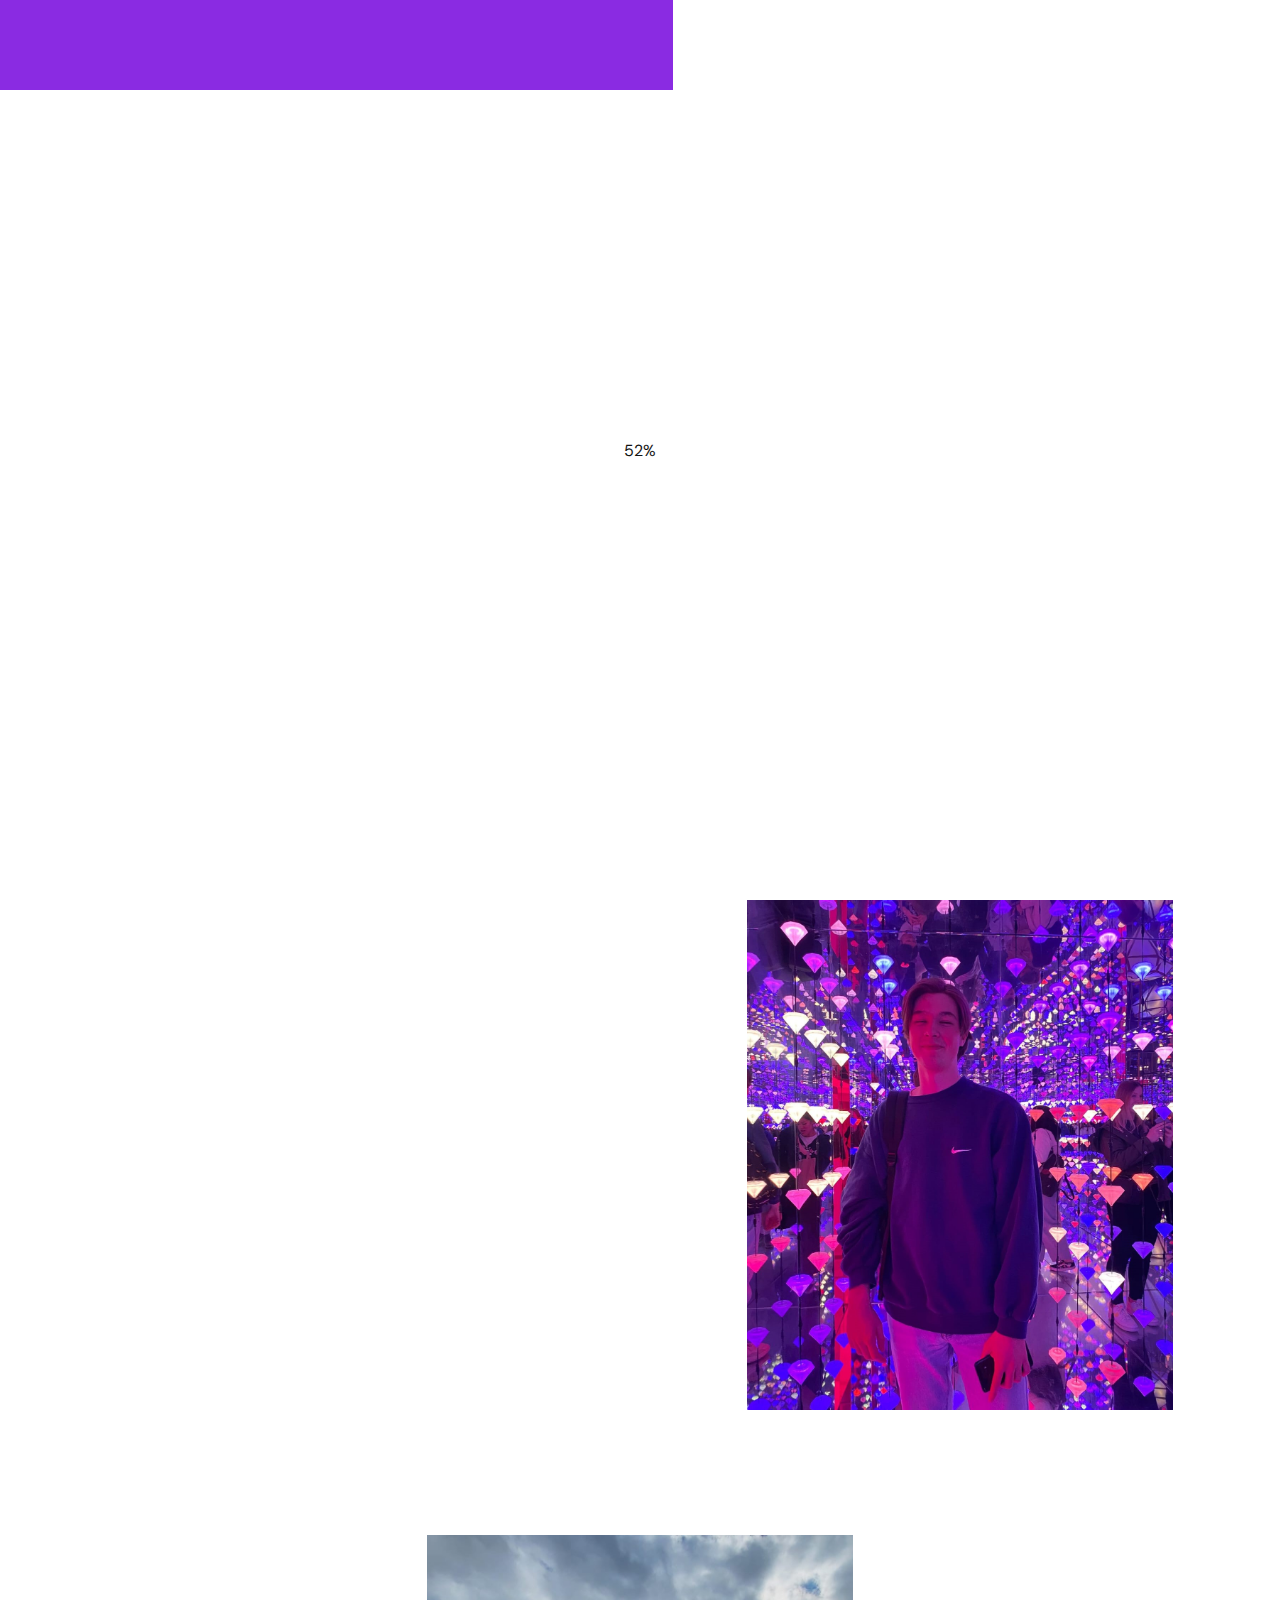
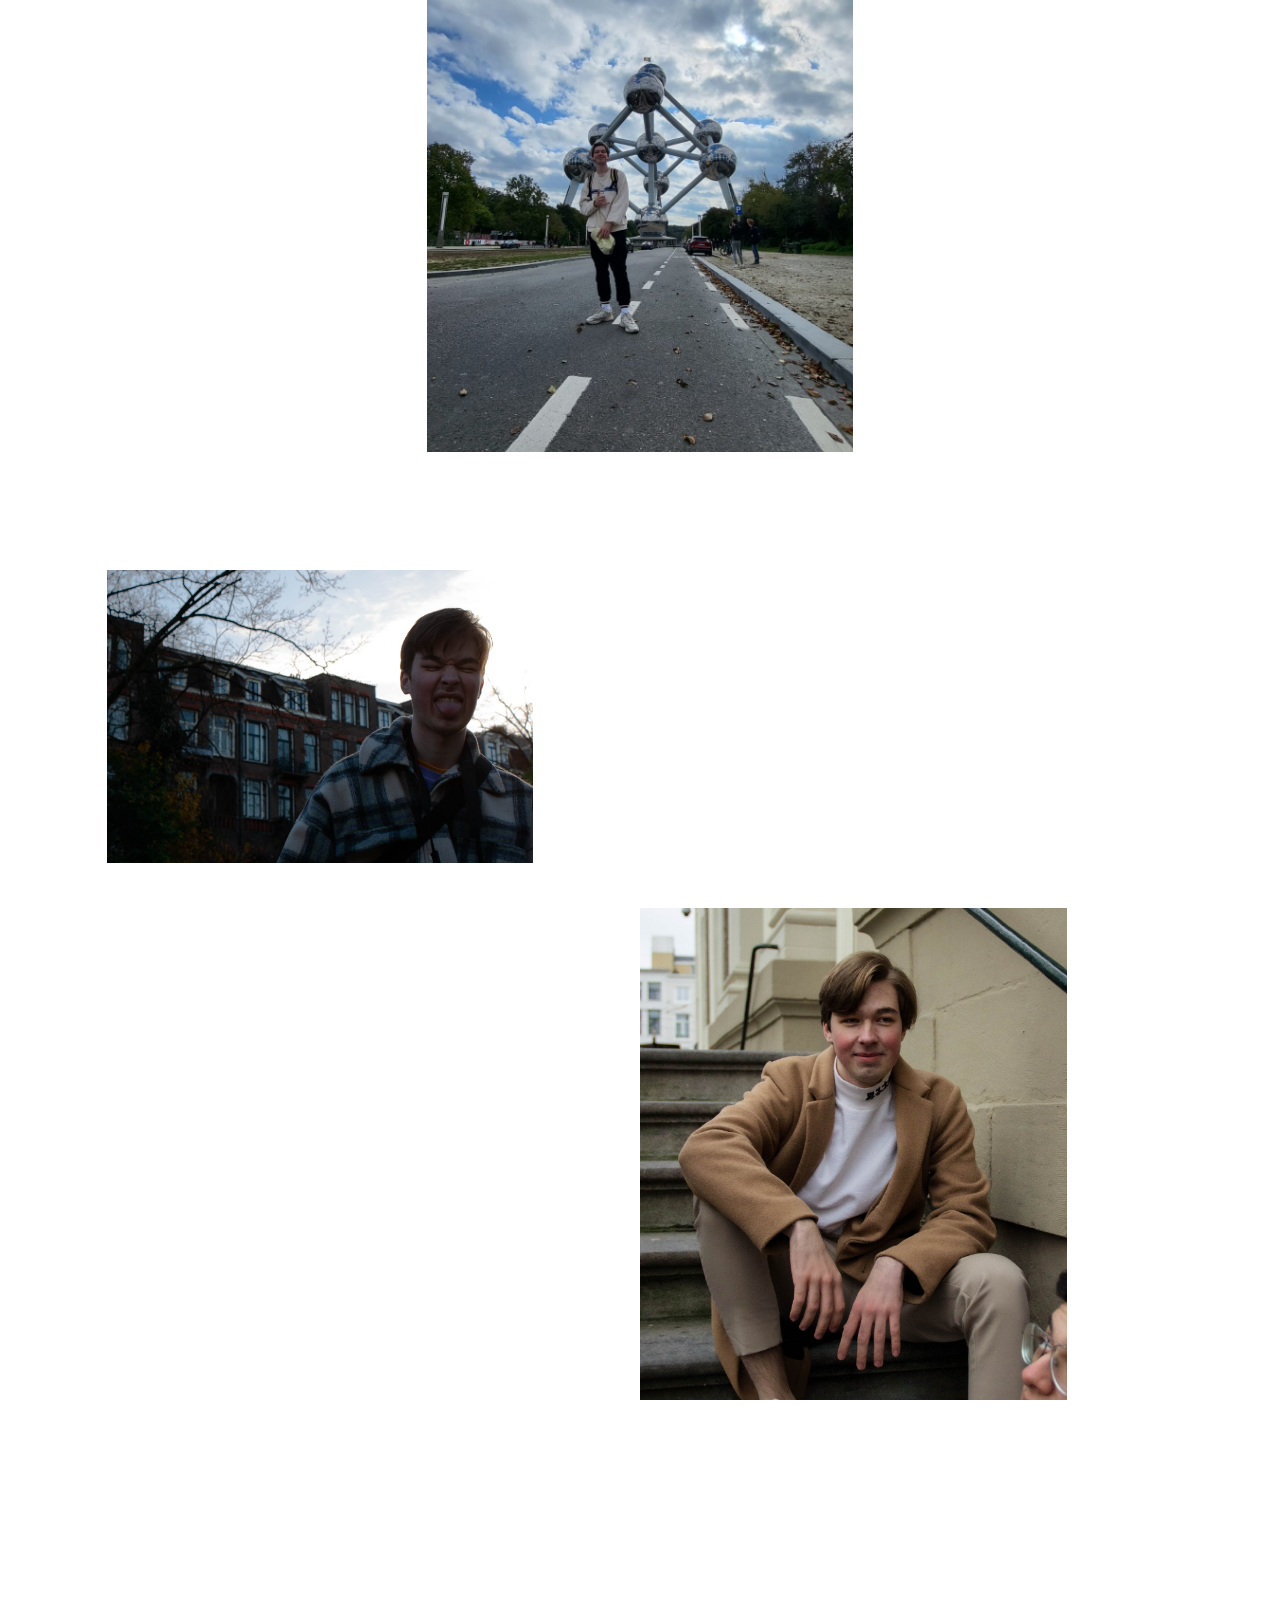
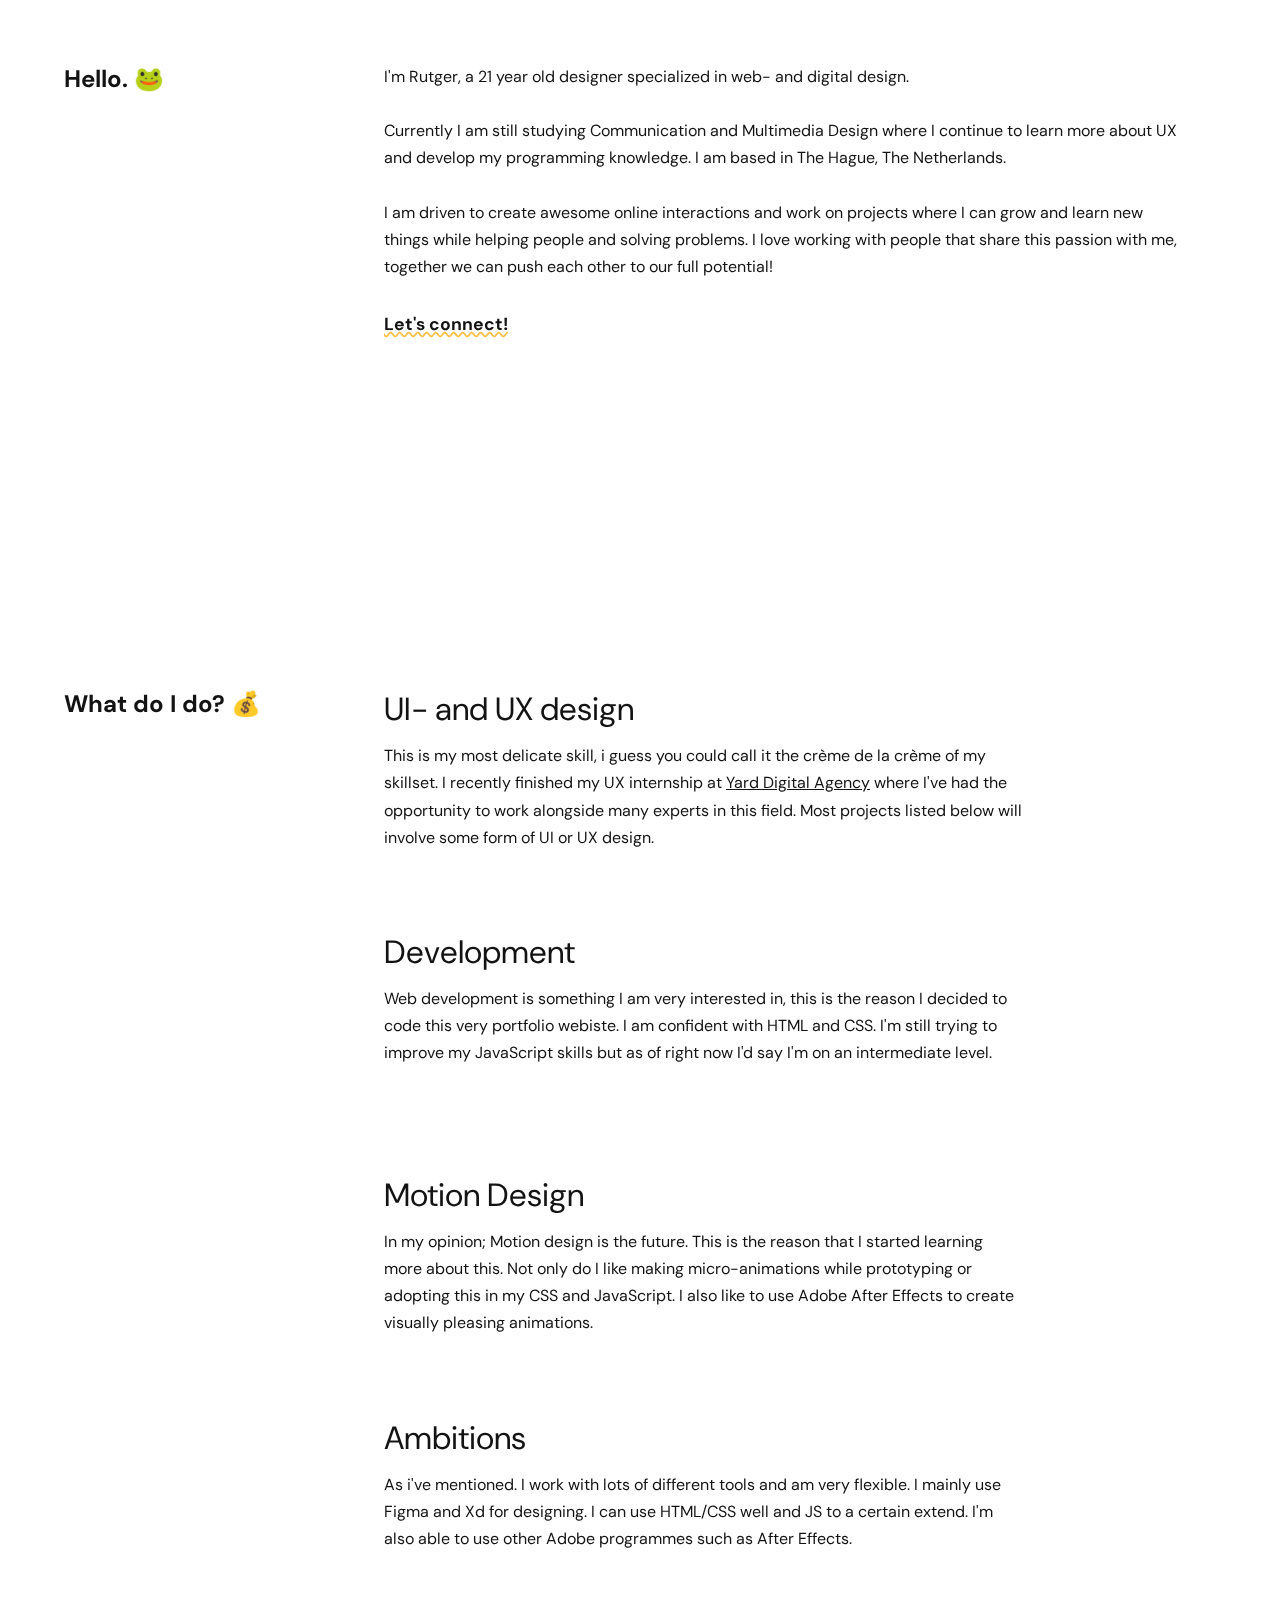
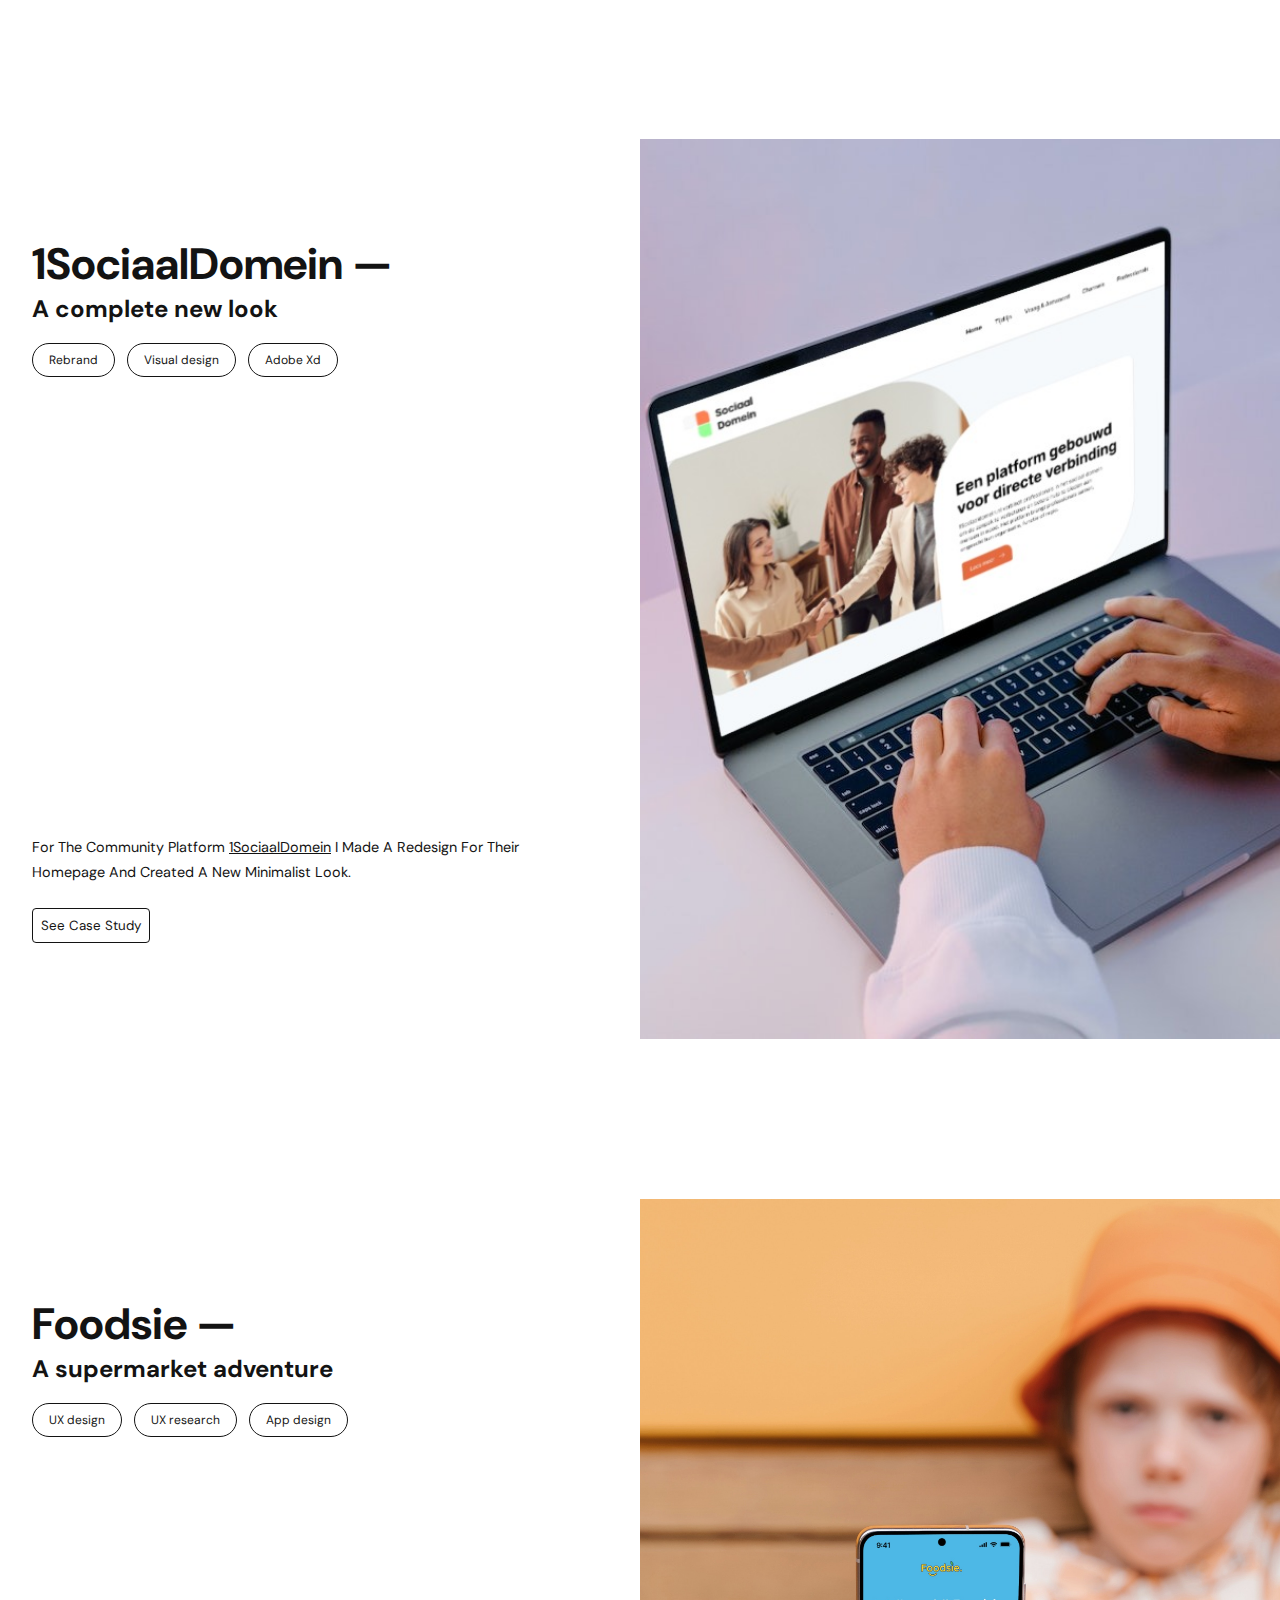
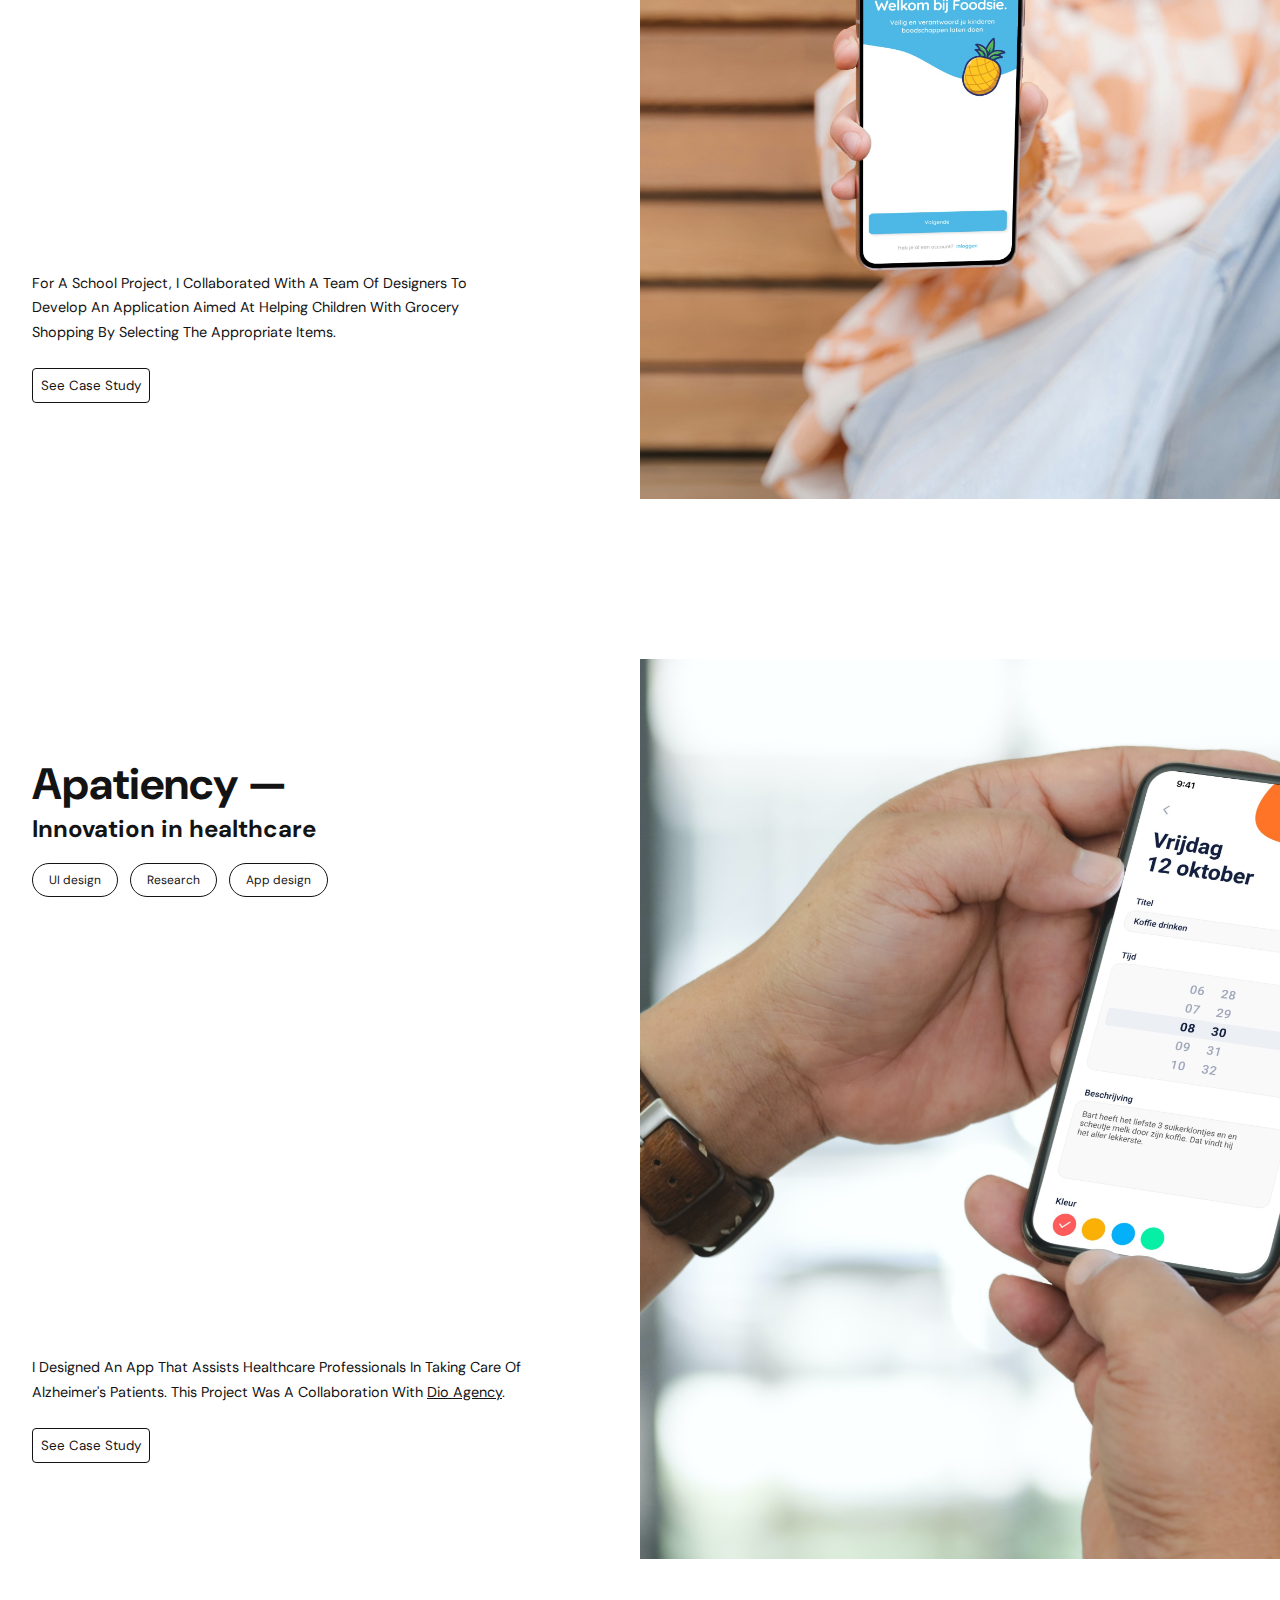
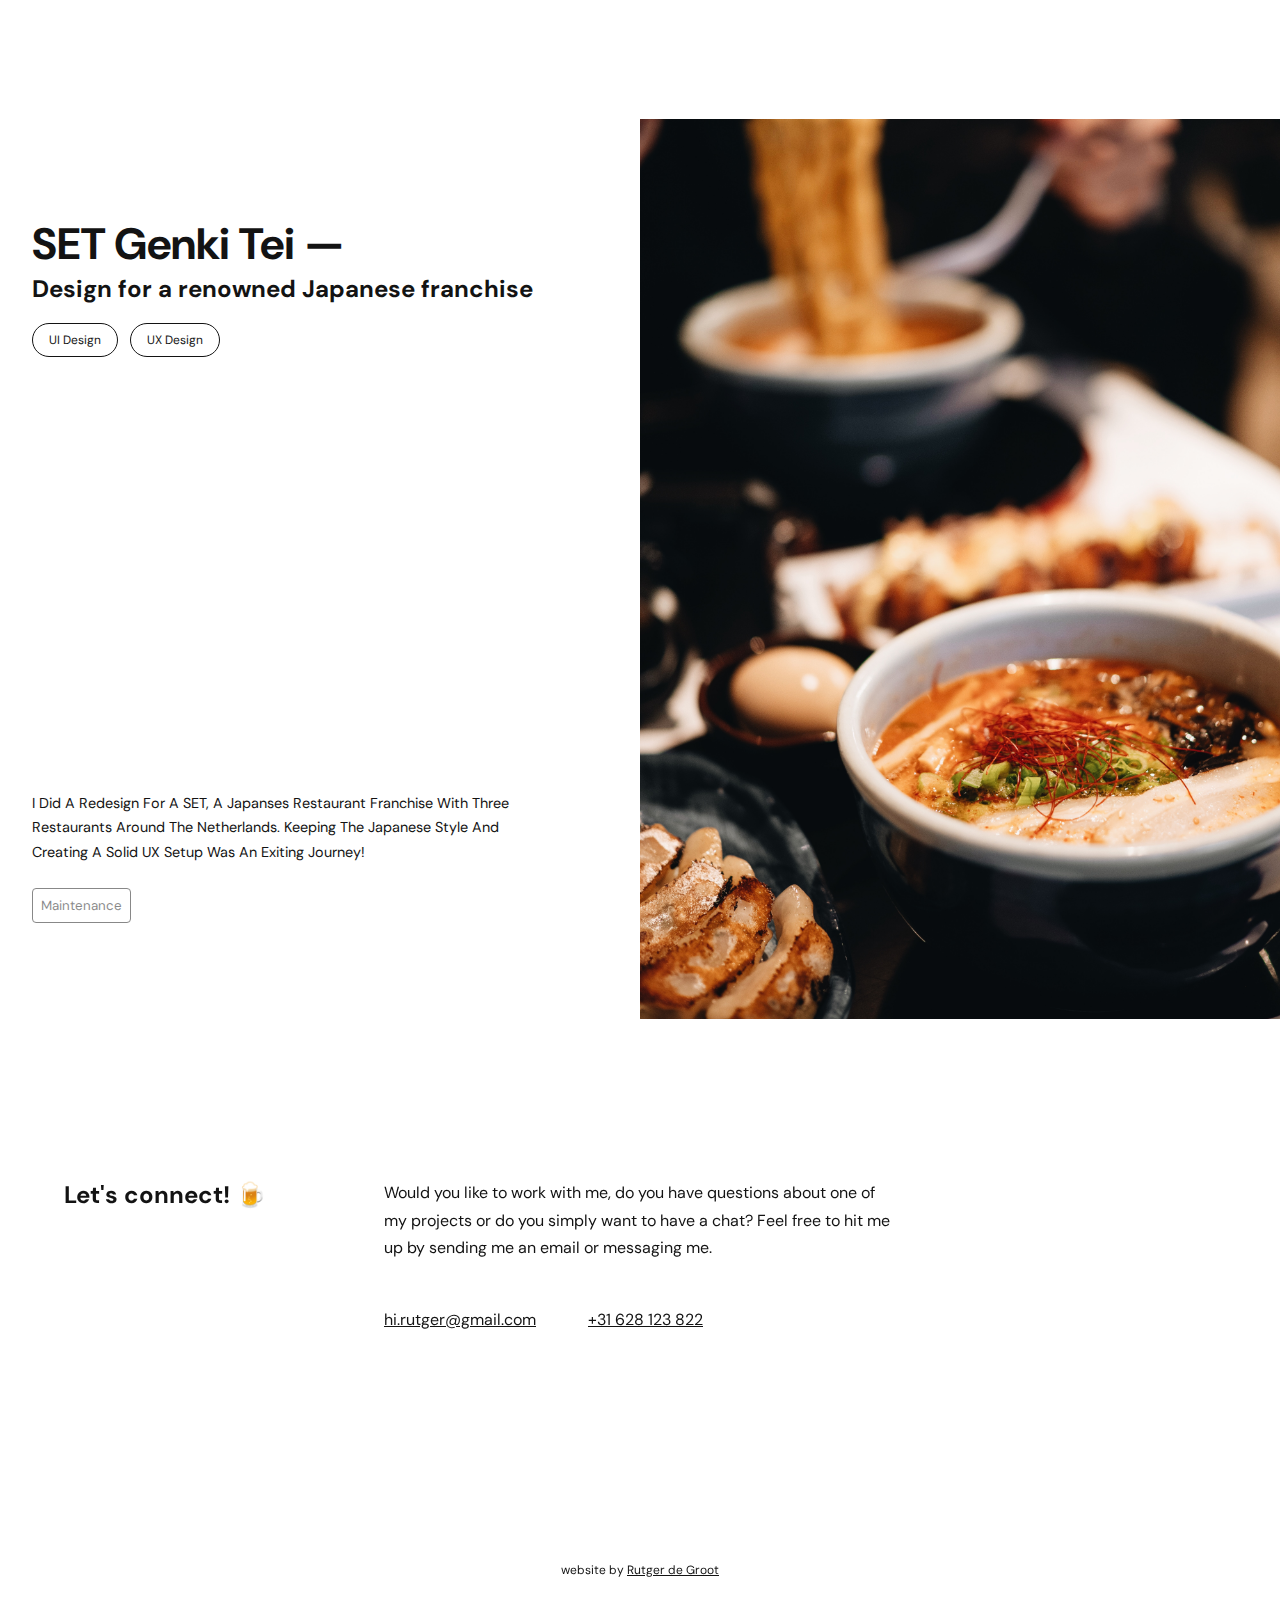
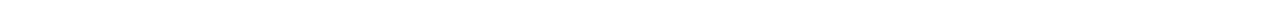
<file: index.html>
<!doctype html>
<html lang="en">
    <head>
        <meta charset="utf-8">
        <meta name="viewport" content="width=device-width, initial-scale=1.0">

        <link rel="preconnect" href="https://fonts.googleapis.com">
        <link rel="preconnect" href="https://fonts.gstatic.com" crossorigin>
        <link href="https://fonts.googleapis.com/css2?family=DM+Sans:wght@500;700&display=swap" rel="stylesheet">
        
        <link rel="stylesheet" href="css/style.css">
        <link rel="stylesheet" href="css/home.css">
        <link rel="icon" href="images/tab.png">
        <title>Rutger de Groot</title>
    </head>
    <body>
        <header id="navbar">
            <p>Rutger de Groot</p>
            <p>hi.rutger@gmail.com</p>
        </header>

        <main>
            <div class="loader">
                <div id="loadingbar"></div>
                <span id="loadingInput">0%</span>
            </div>


            <p id="name">Rutger de Groot</p>


            <ul class="grid--images">
                <li id="img1"><img src="images/rutger1.jpeg" alt="Rutger in a museum"></li>
                <li id="img2"><img src="images/rutger2.jpeg" alt="Rutger in front of the Atomium"></li>
                <li id="img3"><img src="images/rutger3.jpeg" alt="Rutger with his tongue out"></li>
                <li id="img4"><img src="images/rutger4.jpg" alt="Rutger smiling while sitting on the stairs"></li>
            </ul>


            <section class="grid--parent about">
                <h2>Hello. 🐸</h2>
                <div>
                    <p>
                        I'm Rutger, a 21 year old designer specialized in web- and digital design.
                        <br><br>
                        Currently I am still studying Communication and Multimedia Design where I continue to learn more about UX and develop my programming knowledge. I am based in The Hague, The Netherlands.
                        <br><br>
                        I am driven to create awesome online interactions and work on projects where I can grow and learn new things while helping people and solving problems. I love working with people that share this passion with me, together we can push each other to our full potential!
                    </p>
                    <button>Let's connect!</button>
                </div>
            </section>


            <section class="grid--parent whatIDo">
                <h2>What do I do? 💰</h2>
                <ol class="grid--WID wid">
                    <li>
                        <h3>UI- and UX design</h3>
                        <p>This is my most delicate skill, i guess you could call it the crème de la crème of my skillset. I recently finished my UX internship at <a href="https://yard.nl" target="_blank">Yard Digital Agency</a> where I've had the opportunity to work alongside many experts in this field. Most projects listed below will involve some form of UI or UX design.</p>
                    </li>

                    <li>
                        <h3>Development</h3>
                        <p>Web development is something I am very interested in, this is the reason I decided to code this very portfolio webiste. I am confident with HTML and CSS. I'm still trying to improve my JavaScript skills but as of right now I'd say I'm on an intermediate level.</p>
                    </li>

                    <li>
                        <h3>Motion Design</h3>
                        <p>In my opinion; Motion design is the future. This is the reason that I started learning more about this. Not only do I like making micro-animations while prototyping or adopting this in my CSS and JavaScript. I also like to use Adobe After Effects to create visually pleasing animations.</p>
                    </li>

                    <li>
                        <h3>Ambitions</h3>
                        <p>As i've mentioned. I work with lots of different tools and am very flexible. I mainly use Figma and Xd for designing. I can use HTML/CSS well and JS to a certain extend. I'm also able to use other Adobe programmes such as After Effects.</p>
                    </li>
                </ol>
            </section>

            
            <section>
                <ol>
                    <li class="project">
                        <div>
                            <div class="pcTop">
                                <h1>1SociaalDomein —</h1>
                                <h2>A complete new look</h2>
                                <div class="tags">
                                    <p>Rebrand</p>
                                    <p>Visual design</p>
                                    <p>Adobe Xd</p>
                                </div>
                            </div>
                            <div class="pcBottom">
                                <p>For the community platform <a href="https://www.1sociaaldomein.nl/" target="_blank">1SociaalDomein</a> I made a redesign for their homepage and created a new minimalist look.</p>
                                <button><a href="../cleanp/case-1SD.html">See case study</a></button>
                            </div>
                        </div>
                        <img src="images/1sd.jpg">
                    </li>
                    
                    <li class="project">
                        <div>
                            <div class="pcTop">
                                <h1>Foodsie —</h1>
                                <h2>A supermarket adventure</h2>
                                <div class="tags">
                                    <p>UX design</p>
                                    <p>UX research</p>
                                    <p>App design</p>
                                </div>
                            </div>
                            <div class="pcBottom">
                                <p>For a school project, I collaborated with a team of designers to develop an application aimed at helping children with grocery shopping by selecting the appropriate items.</p>
                                <button><a href="../cleanp/case-FOOD.html">See case study</a></button>
                            </div>
                        </div>
                        <img src="images/foodsie.jpg">
                    </li>

                    <li class="project">
                        <div>
                            <div class="pcTop">
                                <h1>Apatiency —</h1>
                                <h2>Innovation in healthcare</h2>
                                <div class="tags">
                                    <p>UI design</p>
                                    <p>Research</p>
                                    <p>App design</p>
                                </div>
                            </div>
                            <div class="pcBottom">
                                <p>I designed an app that assists healthcare professionals in taking care of Alzheimer's patients. This project was a collaboration with <a href="https://www.dio.agency/" target="_blank">Dio Agency</a>.</p>
                                <button><a href="../cleanp/case-APAT.html">See case study</a></button>
                            </div>
                        </div>
                        <img src="images/apatiency.jpg">
                    </li>

                    <li class="project" id="lastProject">
                        <div>
                            <div class="pcTop">
                                <h1>SET Genki Tei —</h1>
                                <h2>Design for a renowned Japanese franchise</h2>
                                <div class="tags">
                                    <p>UI Design</p>
                                    <p>UX Design</p>
                                </div>
                            </div>
                            <div class="pcBottom">
                                <p>I did a redesign for a SET, a Japanses restaurant franchise with three restaurants around The Netherlands. Keeping the Japanese style and creating a solid UX setup was an exiting journey!</p>
                                <button><a>Maintenance</a></button>
                            </div>
                        </div>
                        <img src="images/p4.jpg">
                    </li>
                </ol>
            </section>


            <section class="grid--parent contact" id="contact">
                <h2>Let's connect! 🍺</h2>
                <div>
                    <p>Would you like to work with me, do you have questions about one of my projects or do you simply want to have a chat? Feel free to hit me up by sending me an email or messaging me.</p>
                    </p>
                    <div id="contactOptions">
                        <a href="mailto:hi.rutger@gmail.com">hi.rutger@gmail.com</a>
                        <a href="tel:+31628123822">+31 628 123 822</a>
                    </div>
                </div>
            </section>


            <footer><div>website by <u>Rutger de Groot</u></div></footer>
        </main>
        <script src="script.js"></script>
    </body>
</html>
</file>
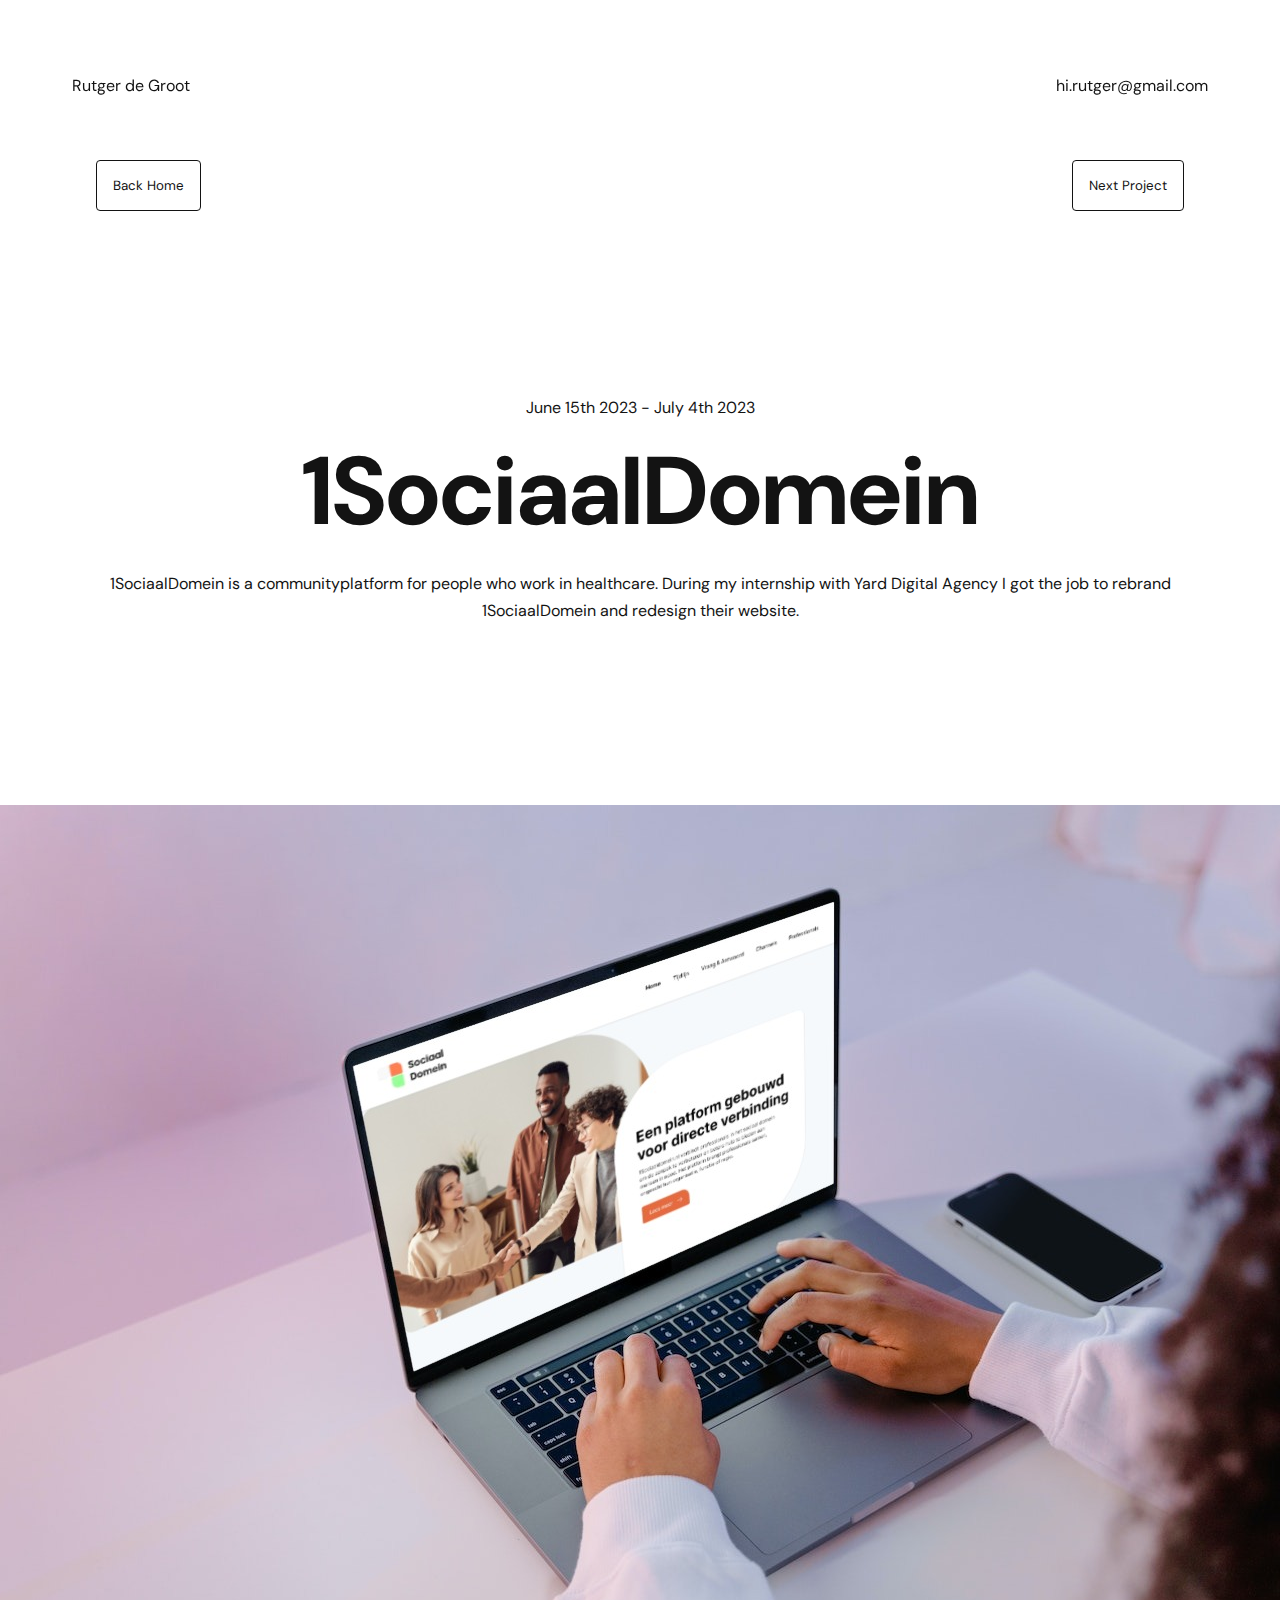
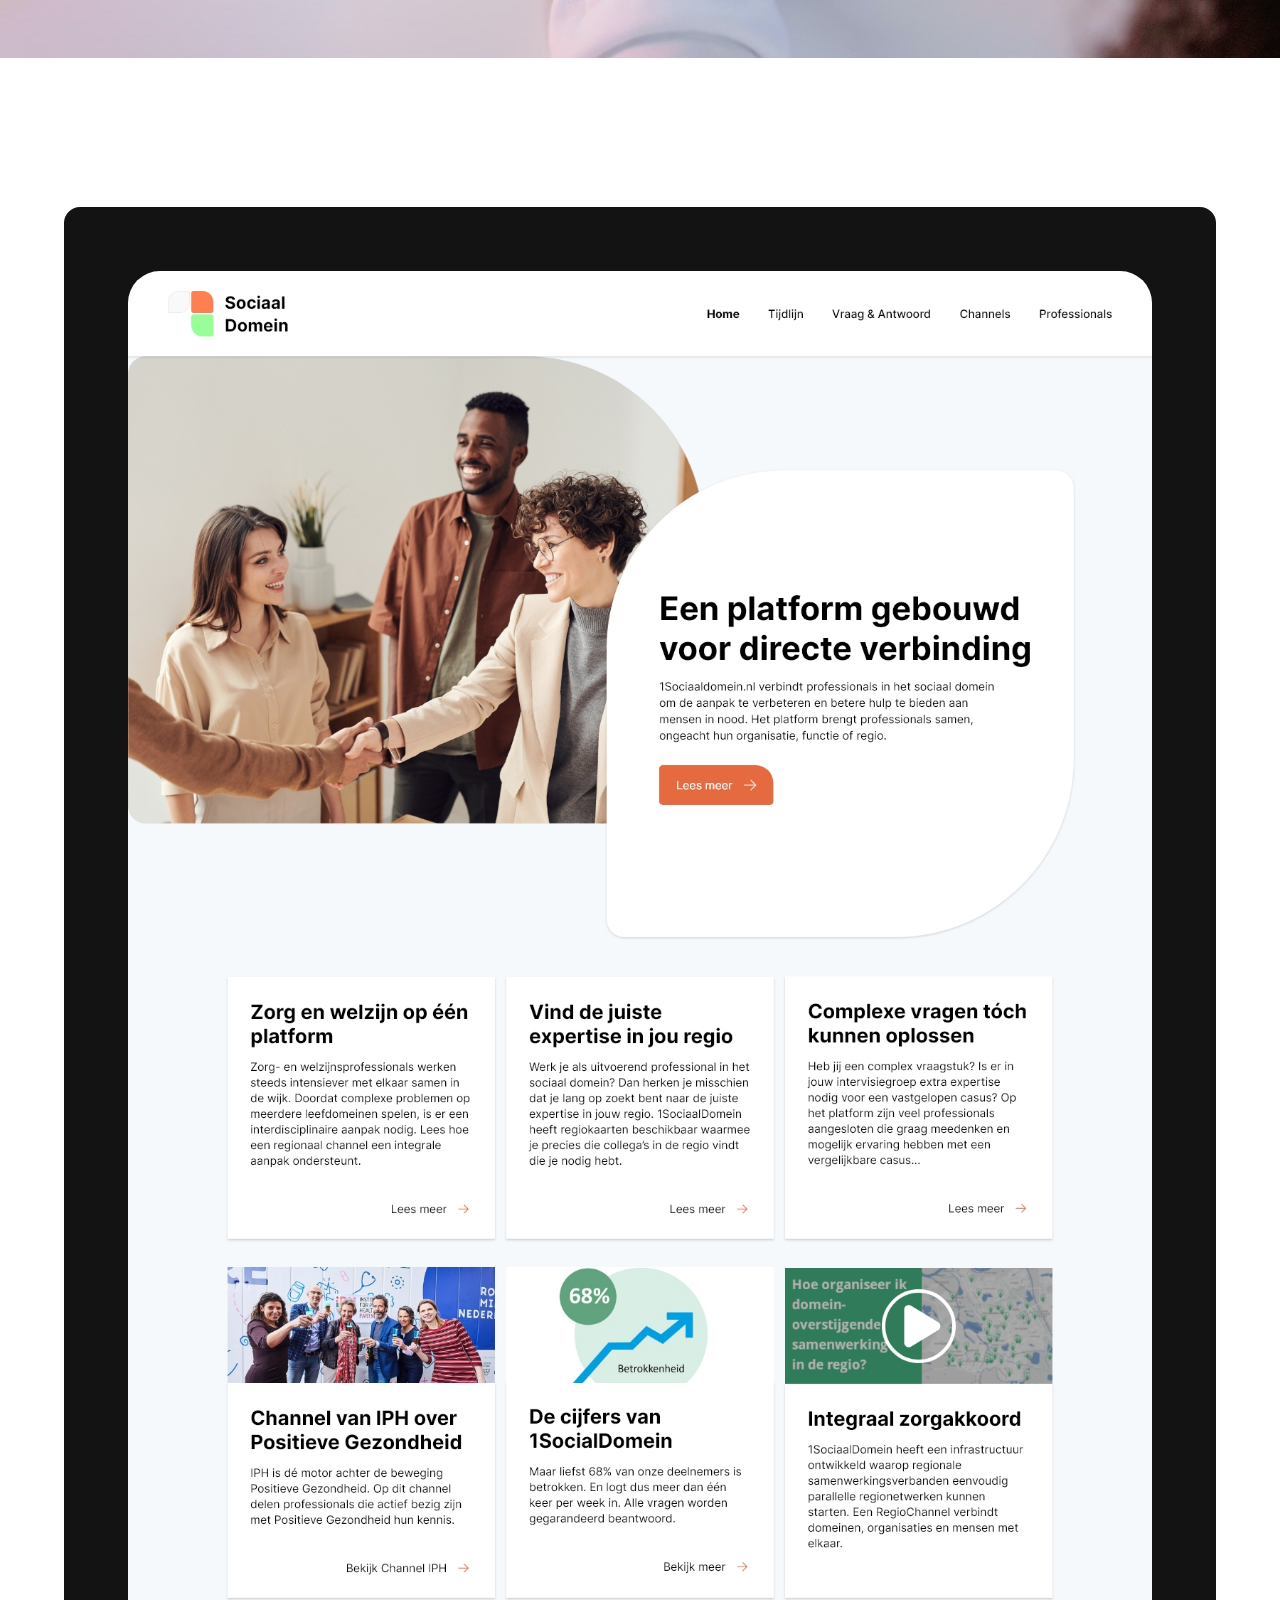
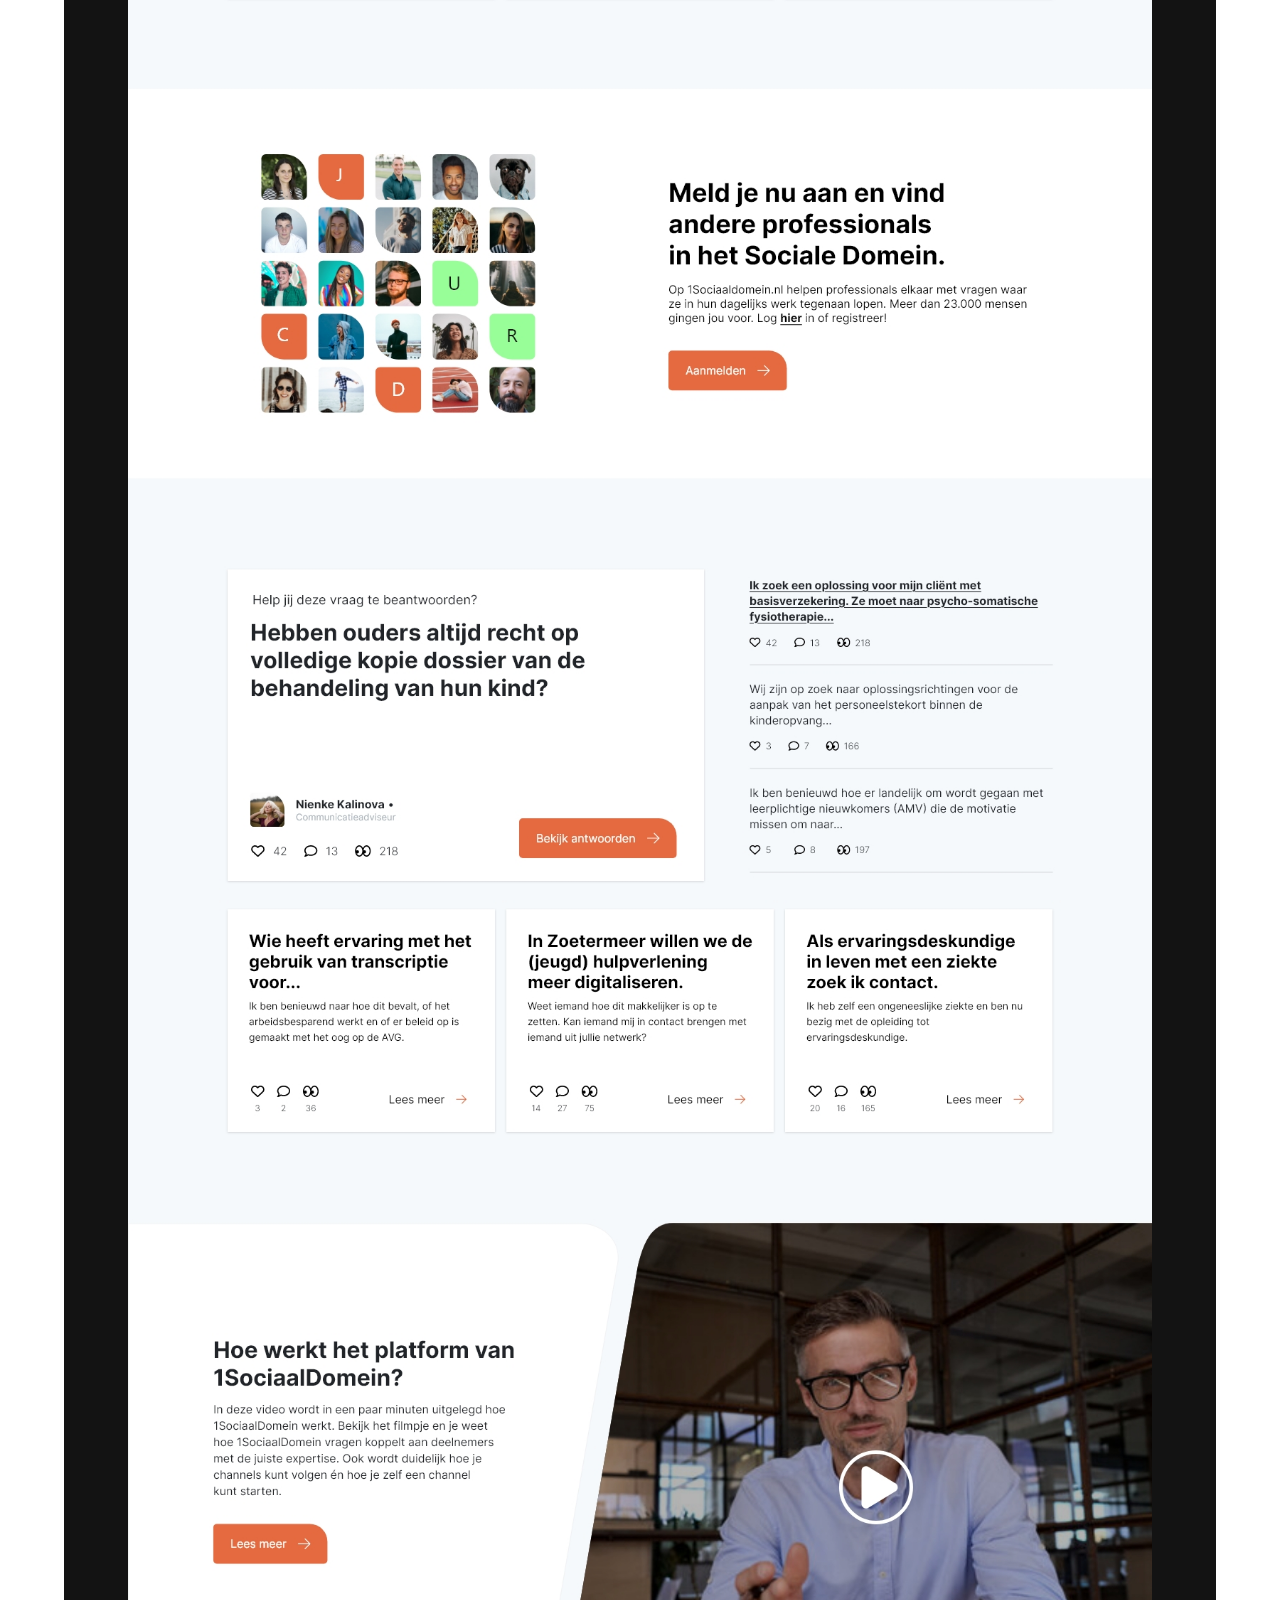
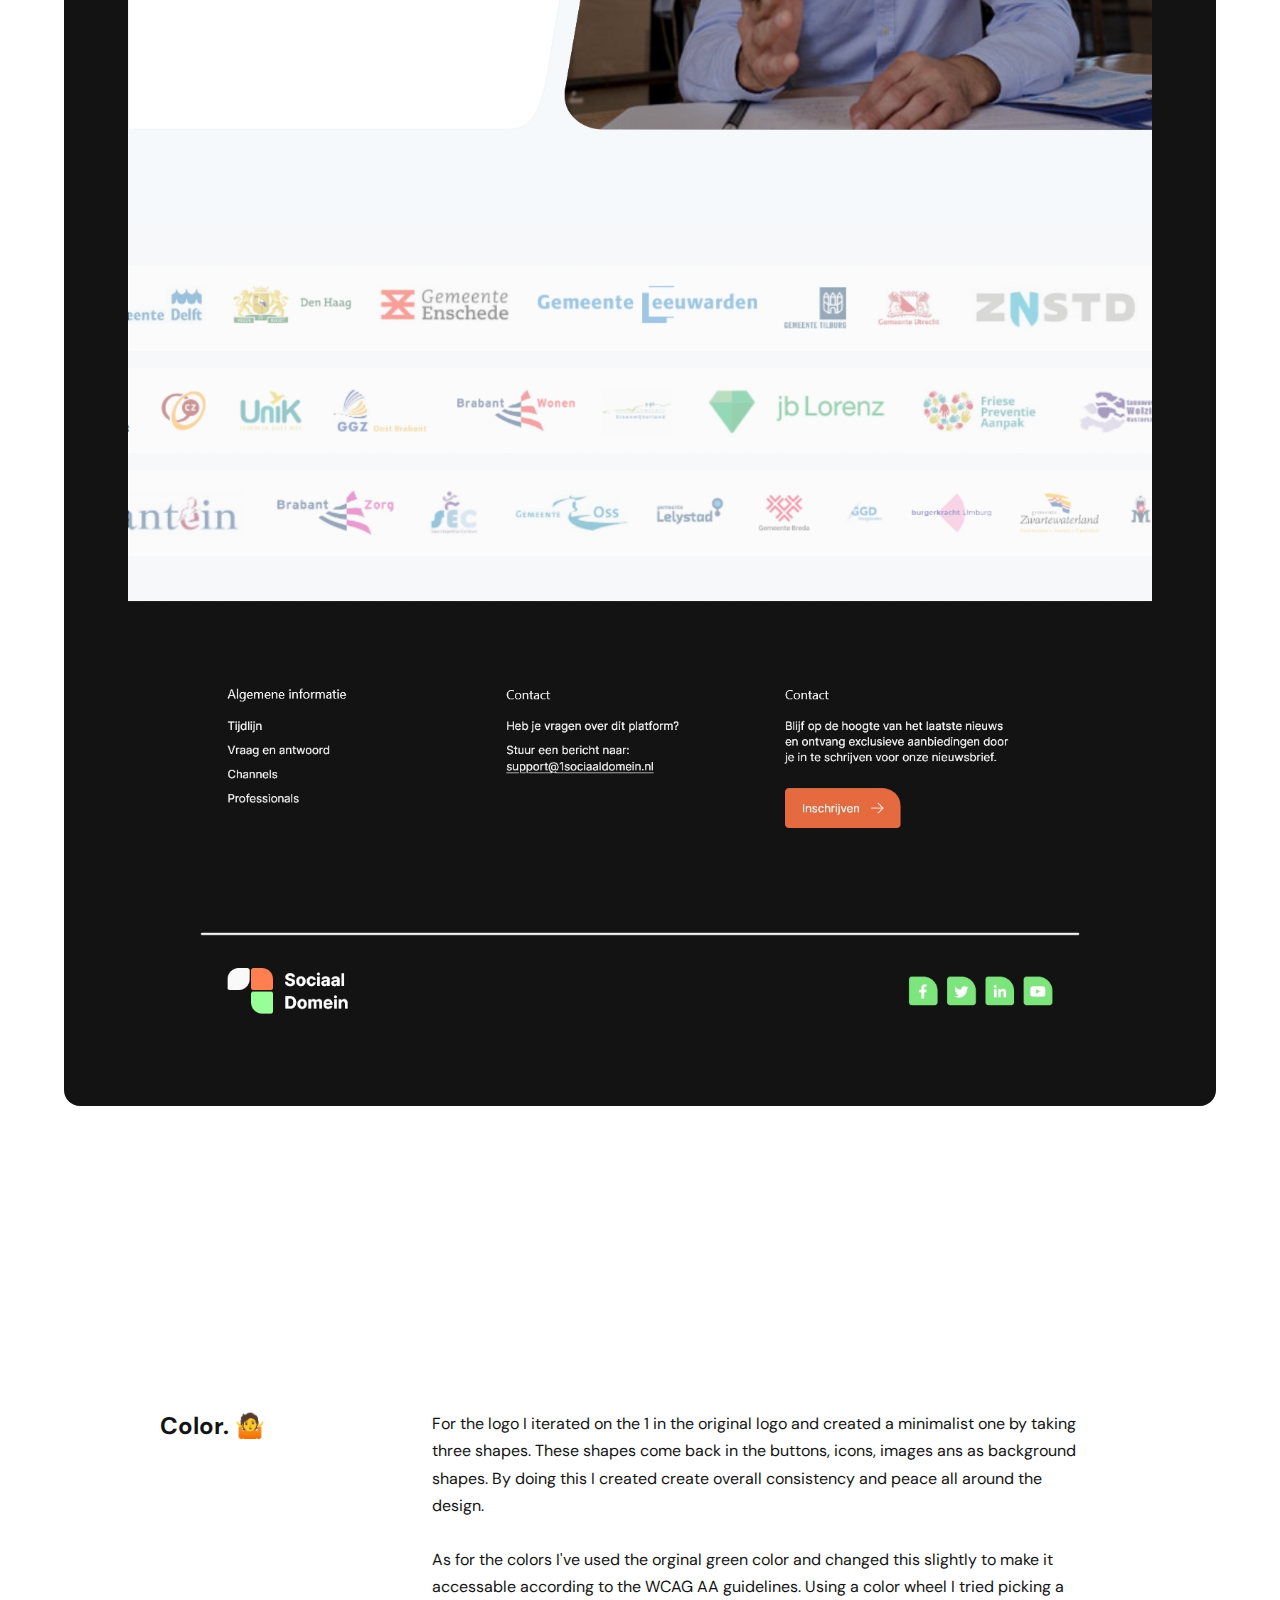
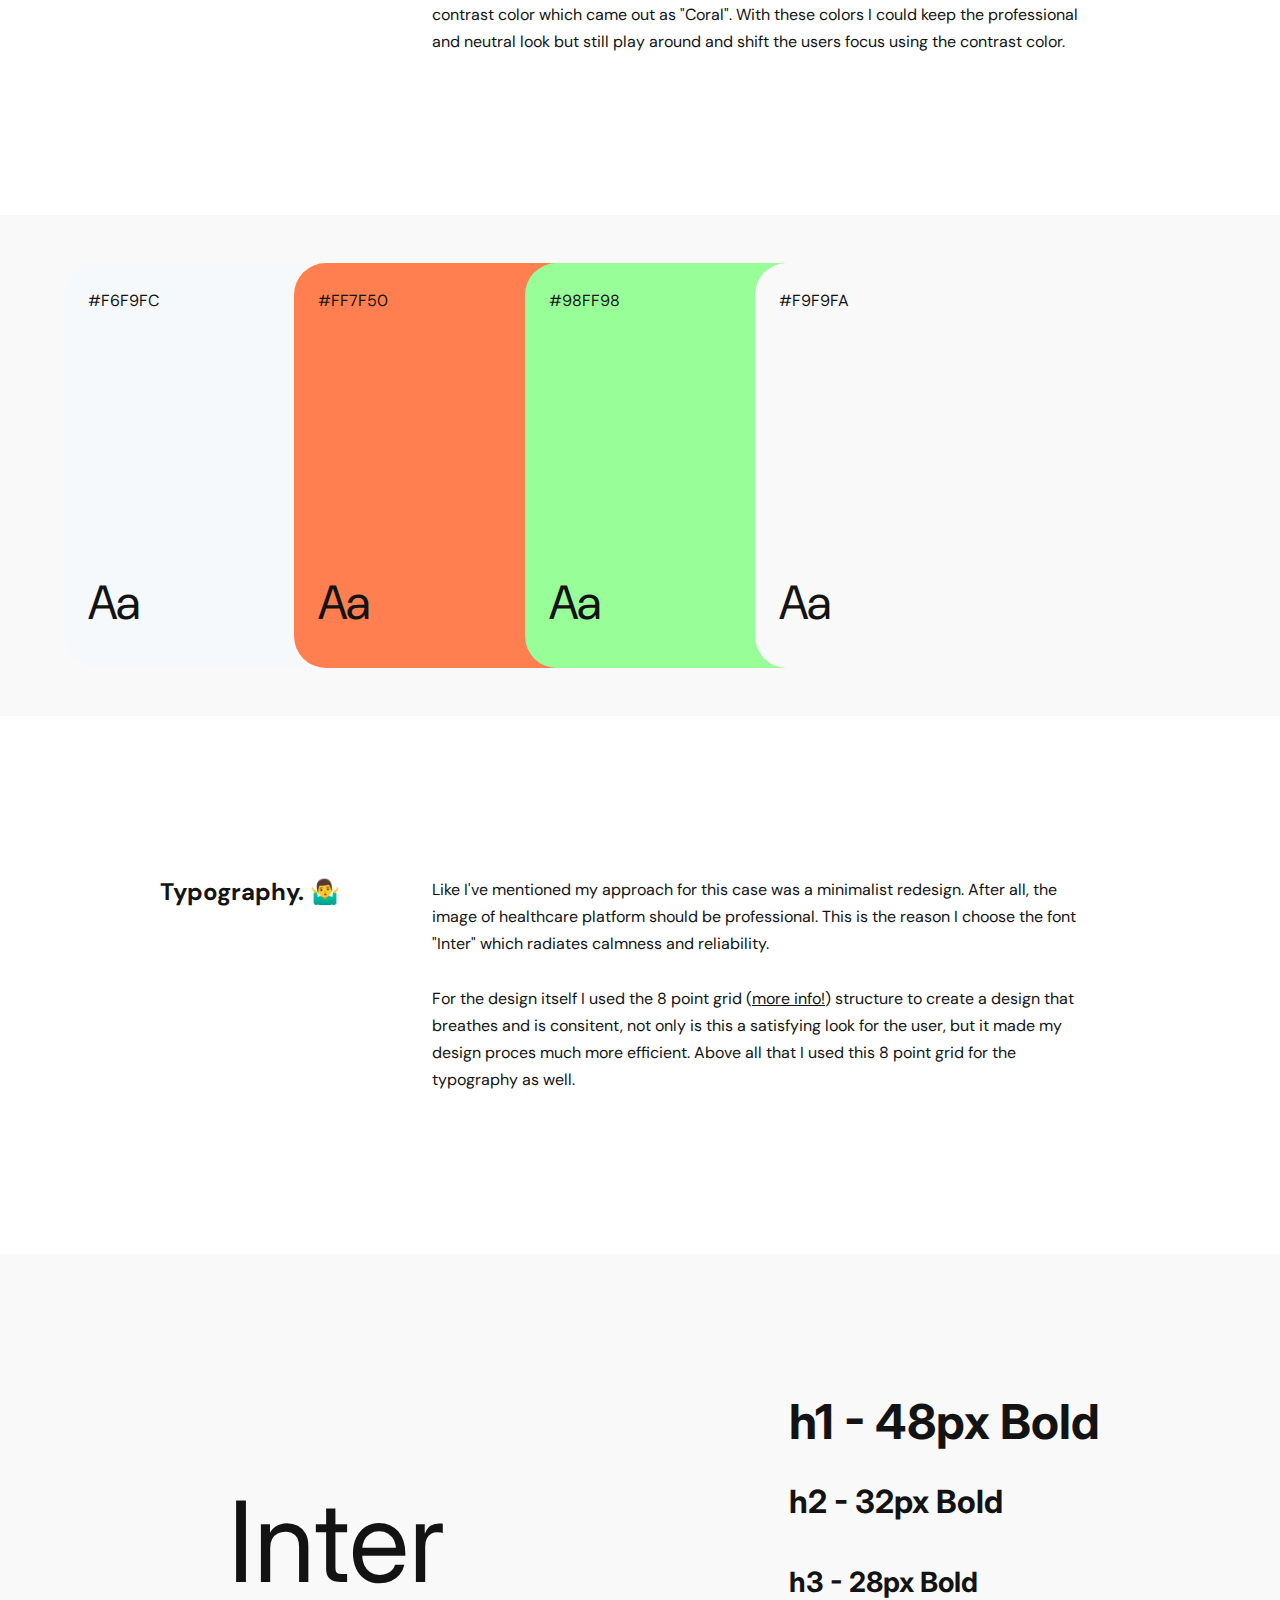
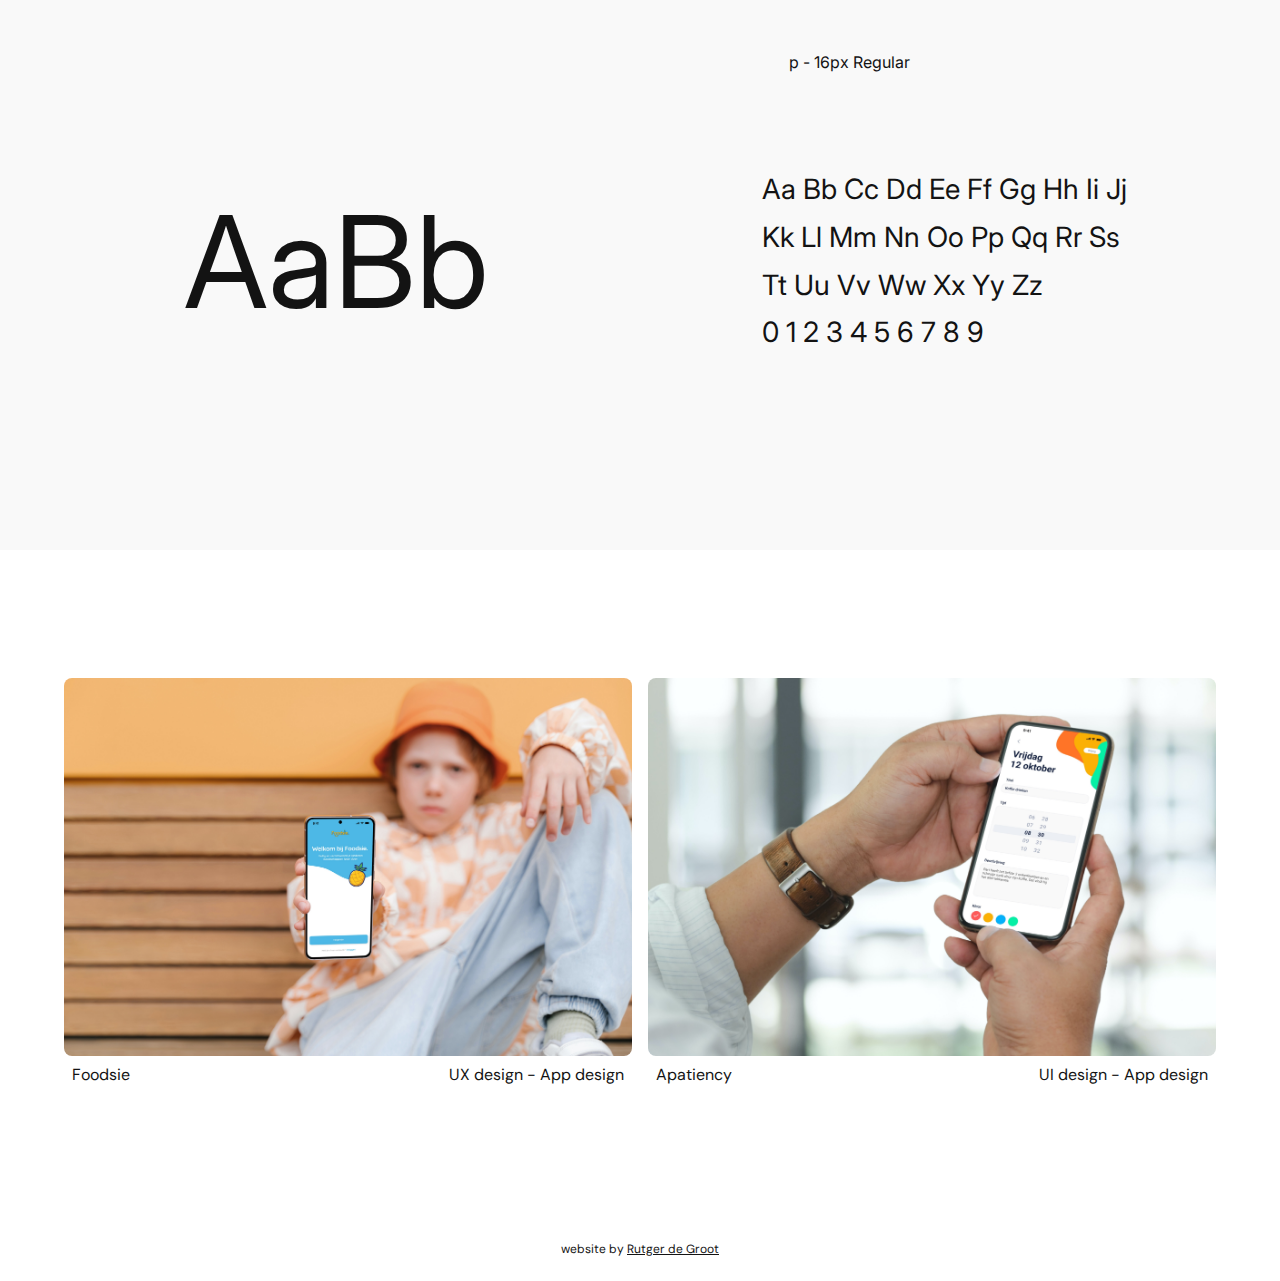
<file: case-1SD.html>
<!doctype html>
<html lang="en">
    <head>
        <meta charset="utf-8">
        <meta name="viewport" content="width=device-width, initial-scale=1.0">

        <link rel="preconnect" href="https://fonts.googleapis.com">
        <link rel="preconnect" href="https://fonts.gstatic.com" crossorigin>
        <link href="https://fonts.googleapis.com/css2?family=DM+Sans:wght@500;700&display=swap" rel="stylesheet">
        <link href="https://fonts.googleapis.com/css2?family=Inter&display=swap" rel="stylesheet">

        <link rel="stylesheet" href="css/style.css">
        <link rel="stylesheet" href="css/cases.css">
        <link rel="stylesheet" href="css/case-1SD.css">
        <link rel="icon" href="images/tab.png">
        <title>Case - 1SociaalDomein</title>
    </head>
    <body>
        <header id="navbar">
            <p>Rutger de Groot</p>
            <p>hi.rutger@gmail.com</p>
        </header>

        <main>
            <div id="breadcrumbs">
                <button><a href="../cleanp/index.html">back home</a></button>
                <button><a href="../cleanp/case-FOOD.html">next project</a></button>
            </div>
            
            
            <section id="projectInfo">
                <p>June 15th 2023 - July 4th 2023</p>
                <h1 id="projectName">1SociaalDomein</h1>
                <p id="projectExp">1SociaalDomein is a communityplatform for people who work in healthcare. During my internship with Yard Digital Agency I got the job to rebrand 1SociaalDomein and redesign their website.</p>
            </section>


            <img src="images/1sd.jpg" alt="1SociaalDomein mockup">


            <section class="contentContainer mockup">
                <div><img src="images/mockups/1sd-01.jpg" alt="mockup of project"></div>
            </section>


            <section class="grid--parent information">
                <h2>Color. 🤷</h2>
                <div>
                    <p>
                        For the logo I iterated on the 1 in the original logo and created a minimalist one by taking three shapes. These shapes come back in the buttons, icons, images ans as background shapes. By doing this I created create overall consistency and peace all around the design.
                        <br></br>
                        As for the colors I've used the orginal green color and changed this slightly to make it accessable according to the WCAG AA guidelines. Using a color wheel I tried picking a contrast color which came out as "Coral". With these colors I could keep the professional and neutral look but still play around and shift the users focus using the contrast color.
                    </p>
                </div>
            </section>


            <section class="contentContainer colors">
                <div class="color" id="SD-cbase">
                    <p>#F6F9FC</p>
                    <p>Aa</p>
                </div>
                <div class="color" id="SD-c1">
                    <p>#FF7F50</p>
                    <p>Aa</p>
                </div>
                <div class="color" id="SD-c2">
                    <p>#98FF98</p>
                    <p>Aa</p>
                </div>
                <div class="color" id="SD-c3">
                    <p>#F9F9FA</p>
                    <p>Aa</p>
                </div>
            </section>


            <section class="grid--parent information">
                <h2>Typography. 🤷‍♂️</h2>
                <div>
                    <p>
                        Like I've mentioned my approach for this case was a minimalist redesign. After all, the image of healthcare platform should be professional. This is the reason I choose the font "Inter" which radiates calmness and reliability.
                        <br></br>
                        For the design itself I used the 8 point grid (<a href="https://uxplanet.org/everything-you-should-know-about-8-point-grid-system-in-ux-design-b69cb945b18d" target="_blank">more info!</a>) structure to create a design that breathes and is consitent, not only is this a satisfying look for the user, but it made my design proces much more efficient. Above all that I used this 8 point grid for the typography as well.
                    </p>
                </div>
            </section>


            <section class="contentContainer typography">
                <div>
                    <p>Inter</p>
                    <div>
                        <p>h1 - 48px Bold</p>
                        <p>h2 - 32px Bold</p>
                        <p>h3 - 28px Bold</p>
                        <p>p - 16px Regular</p>
                    </div>
                </div>

                <div>
                    <p>AaBb</p>
                    <p>
                        Aa Bb Cc Dd Ee Ff Gg Hh Ii Jj
                        <br>
                        Kk Ll Mm Nn Oo Pp Qq Rr Ss
                        <br>
                        Tt Uu Vv Ww Xx Yy Zz
                        <br>
                        0 1 2 3 4 5 6 7 8 9
                    </p>
                </div>
            </section>


            <section class="contentContainer others">
                <ol>
                    <li>
                        <img src="images/foodsie.jpg" alt="">

                        <div>
                            <p>Foodsie</p>
                            <p>UX design - App design</p>
                        </div>
                    </li>

                    <li>
                        <img src="images/apatiency.jpg" alt="">

                        <div>
                            <p>Apatiency</p>
                            <p>UI design - App design</p>
                        </div>
                    </li>
                </ol>
            </section>


            <footer><div>website by <u>Rutger de Groot</u></div></footer>
        </main>
        <script src="script.js"></script>
    </body>
</html>
</file>
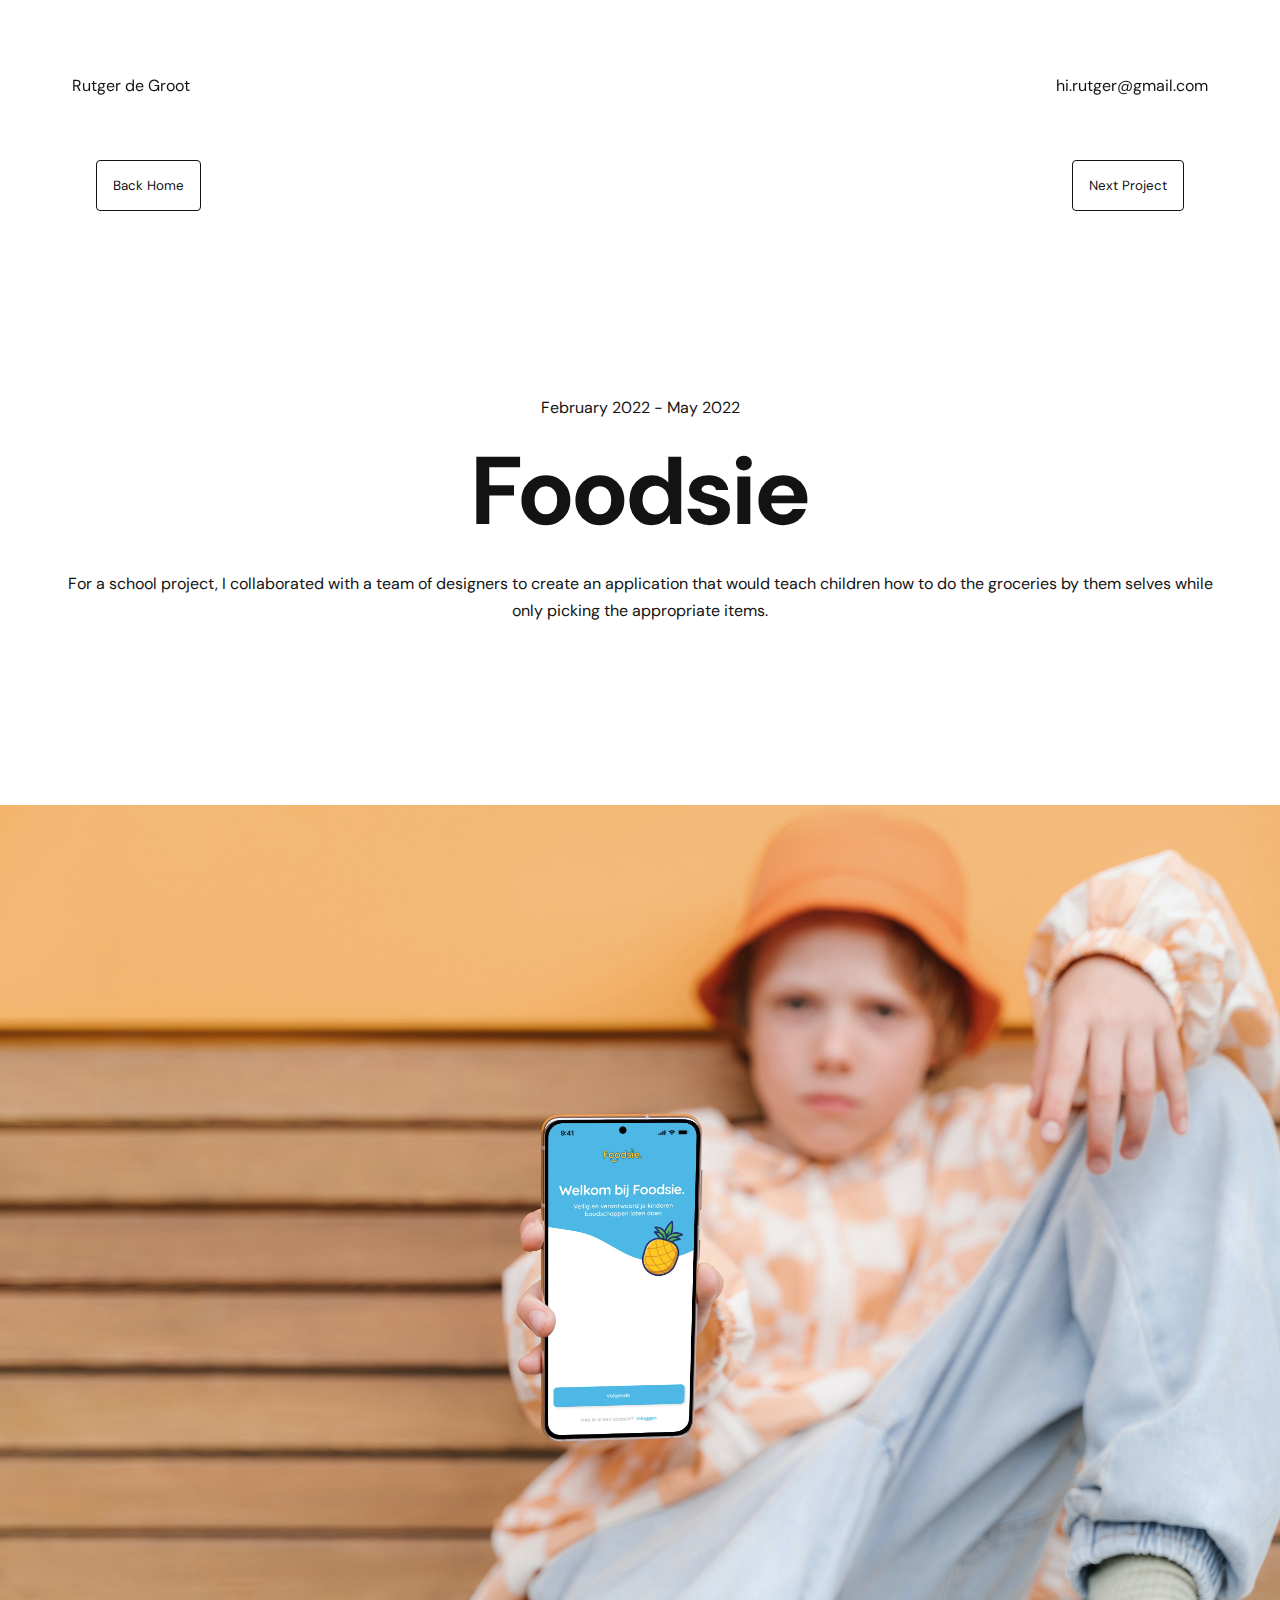
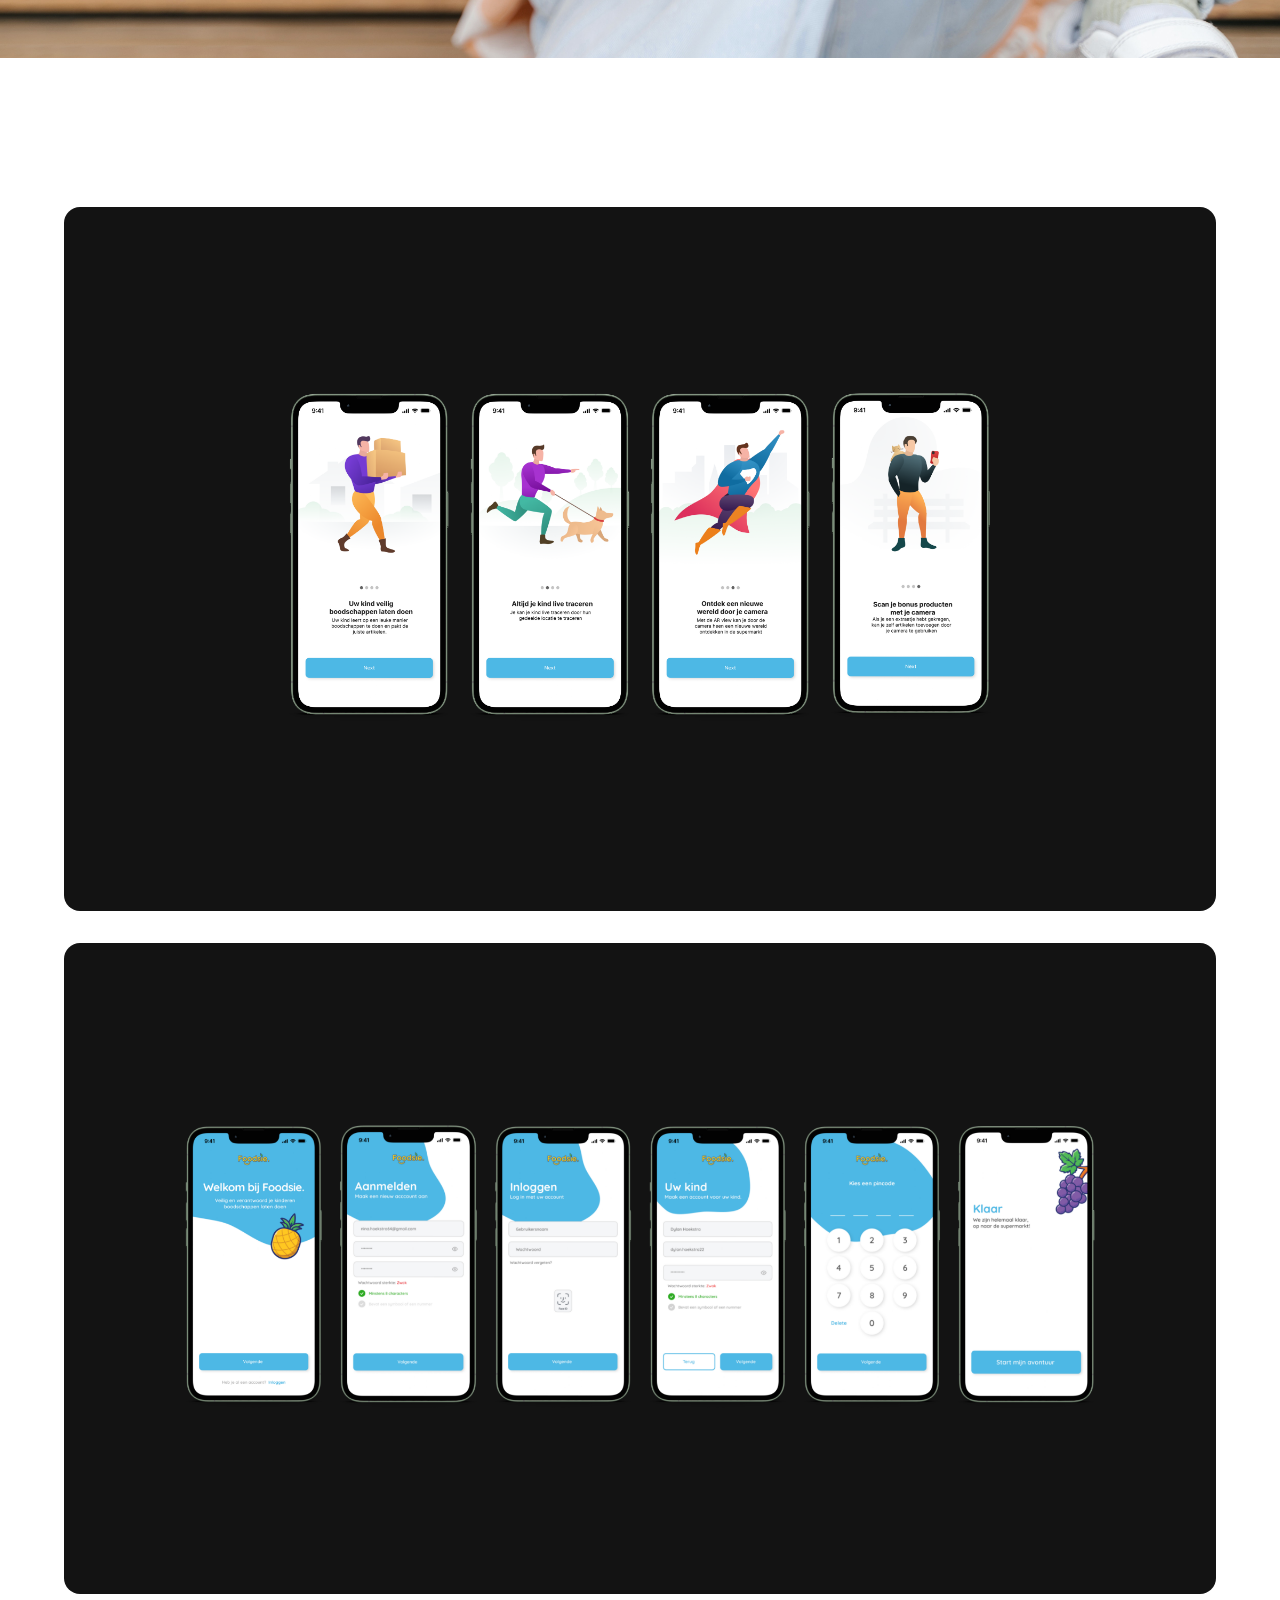
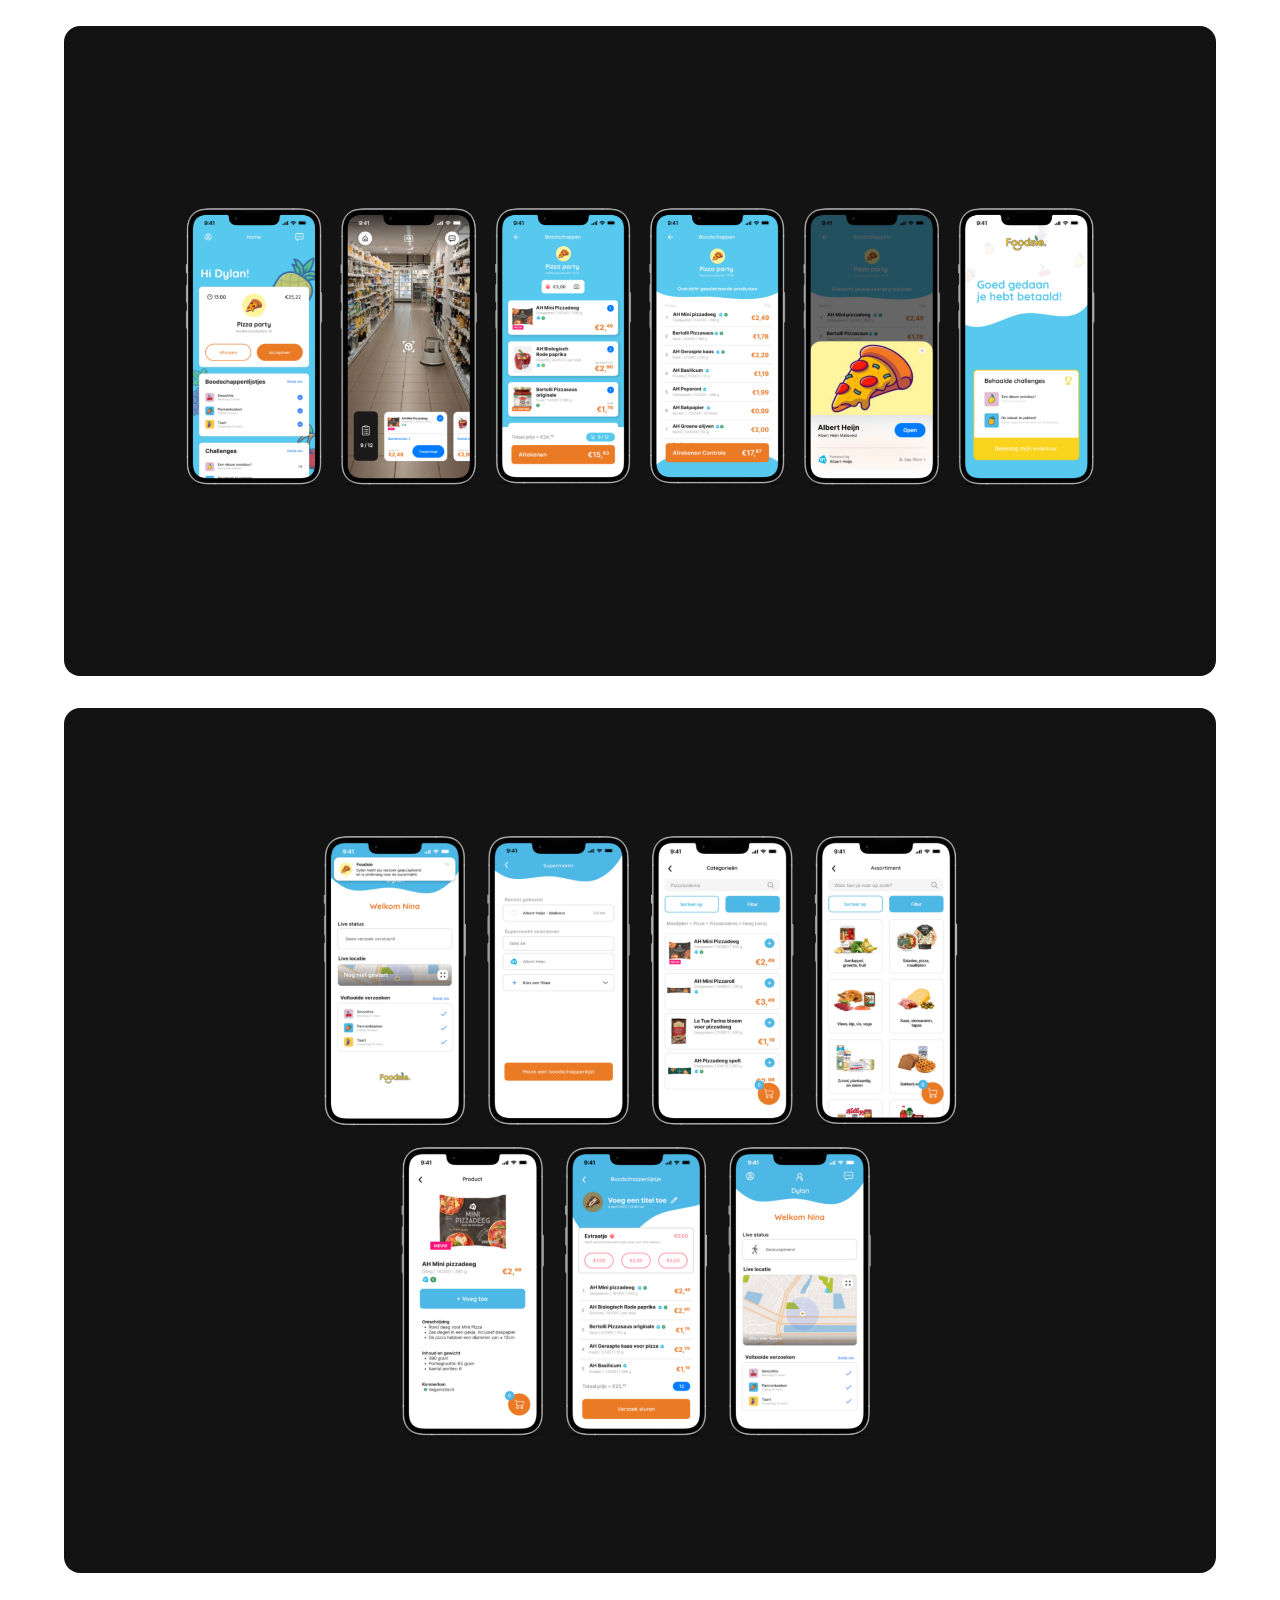
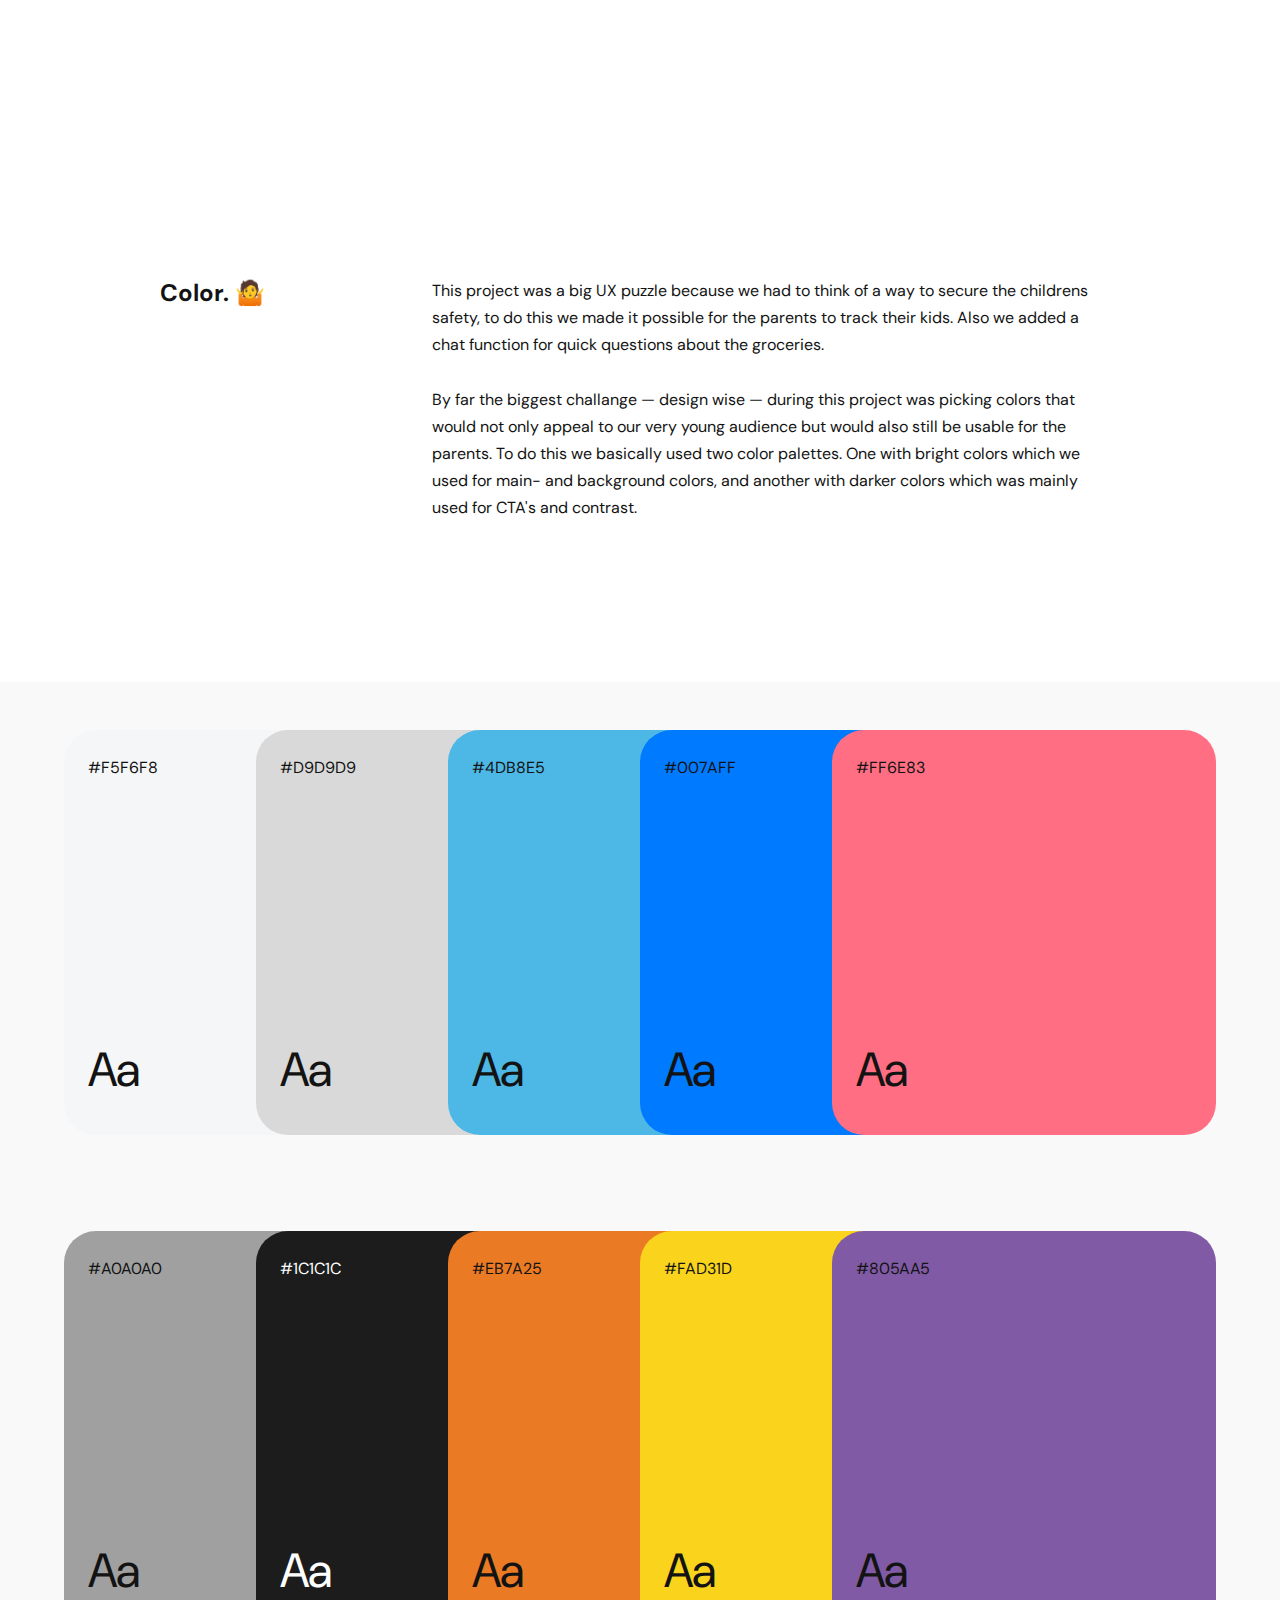
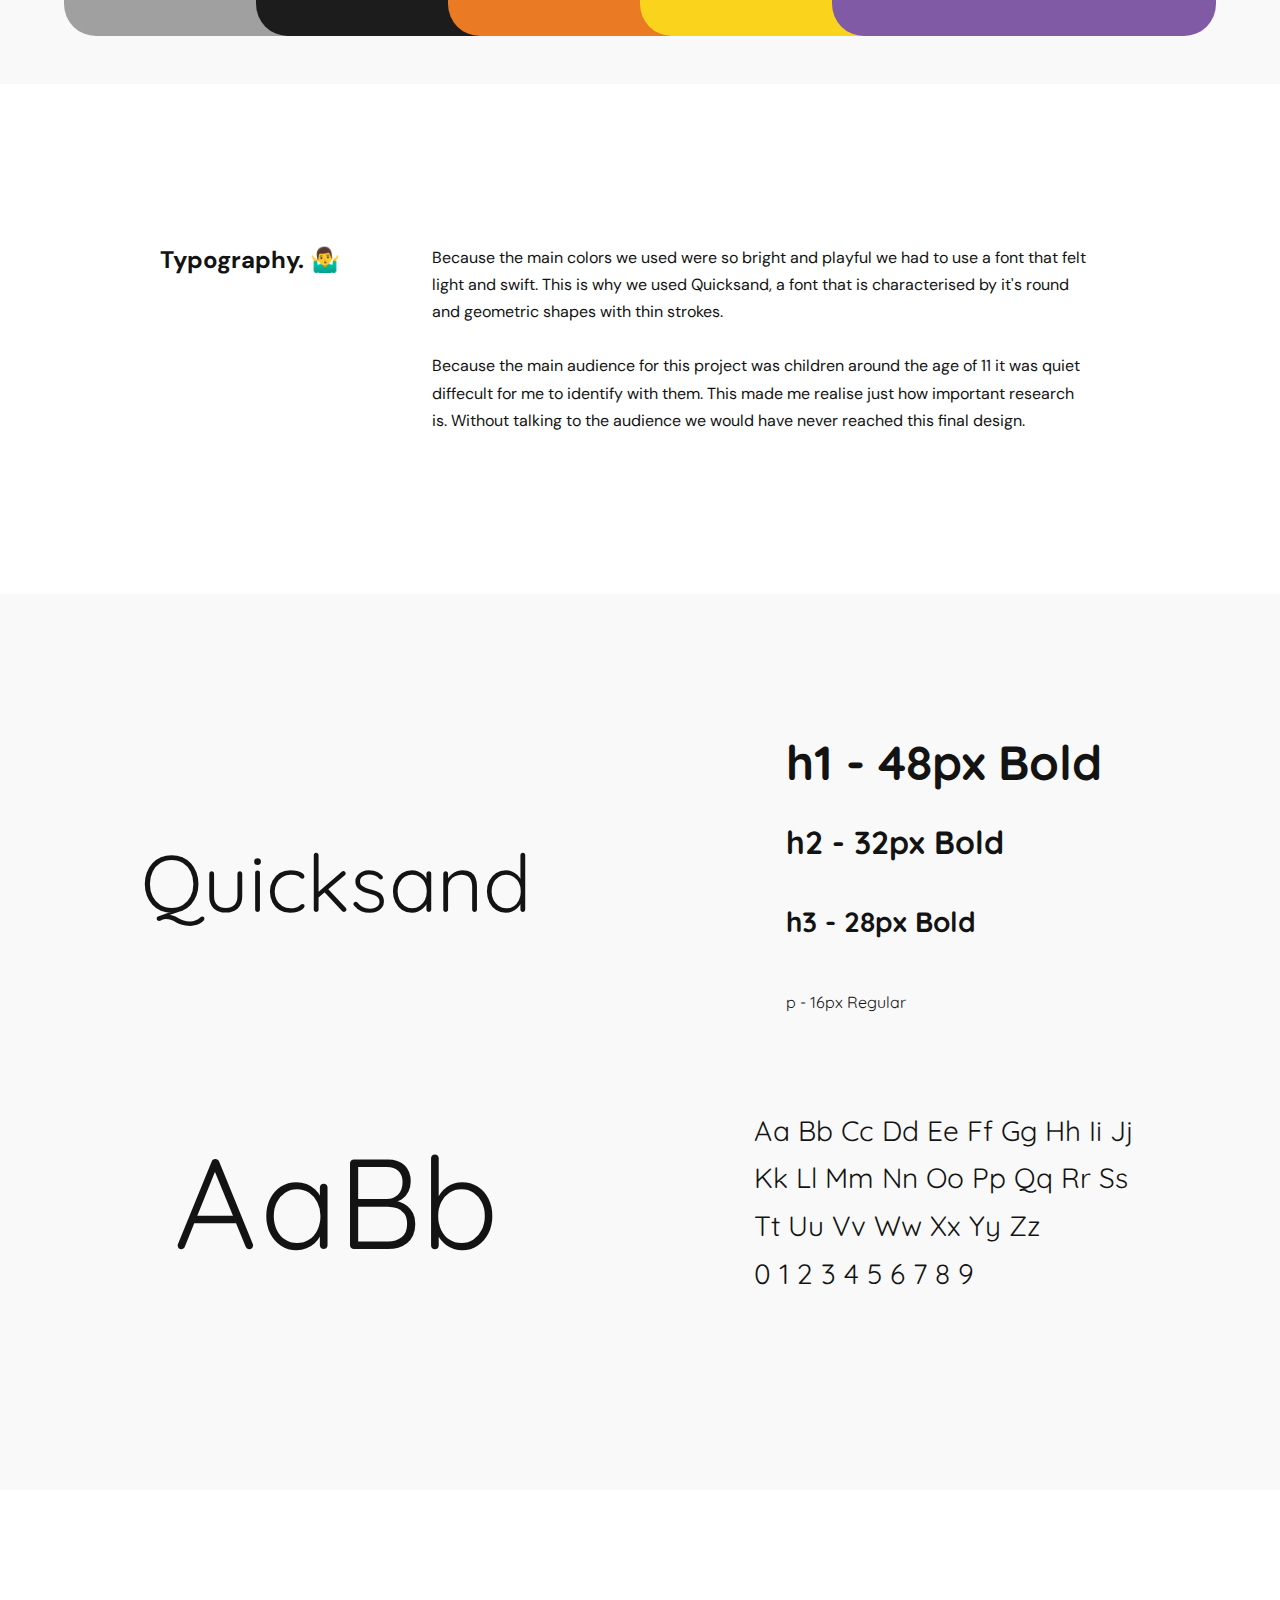
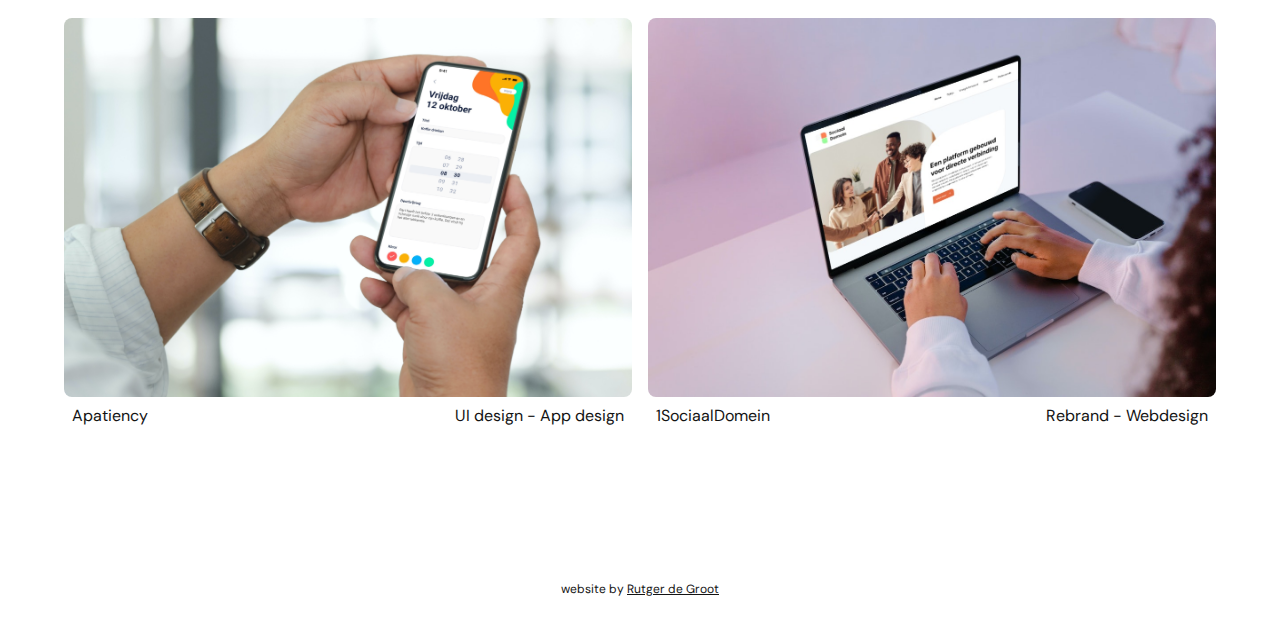
<file: case-FOOD.html>
<!doctype html>
<html lang="en">
    <head>
        <meta charset="utf-8">
        <meta name="viewport" content="width=device-width, initial-scale=1.0">

        <link rel="preconnect" href="https://fonts.googleapis.com">
        <link rel="preconnect" href="https://fonts.gstatic.com" crossorigin>
        <link href="https://fonts.googleapis.com/css2?family=DM+Sans:wght@500;700&display=swap" rel="stylesheet">
        <link href="https://fonts.googleapis.com/css2?family=Quicksand&display=swap" rel="stylesheet">

        <link rel="stylesheet" href="css/style.css">
        <link rel="stylesheet" href="css/cases.css">
        <link rel="stylesheet" href="css/case-FOOD.css">
        <link rel="icon" href="images/tab.png">
        <title>Case - Foodsie</title>
    </head>
    <body>
        <header id="navbar">
            <p>Rutger de Groot</p>
            <p>hi.rutger@gmail.com</p>
        </header>

        <main>
            <div id="breadcrumbs">
                <button><a href="../cleanp/index.html">back home</a></button>
                <button><a href="../cleanp/case-APAT.html">next project</a></button>
            </div>
            
            
            <section id="projectInfo">
                <p>February 2022 - May 2022</p>
                <h1 id="projectName">Foodsie</h1>
                <p id="projectExp">For a school project, I collaborated with a team of designers to create an application that would teach children how to do the groceries by them selves while only picking the appropriate items.</p>
            </section>


            <img src="images/foodsie.jpg" alt="Foodsie mockup">


            <section class="contentContainer mockup">
                <div><img src="images/mockups/Foodsie1.png" alt="Sign up screens"></div>
                <div><img src="images/mockups/Foodsie2.png" alt="Log in screens"></div>
                <div><img src="images/mockups/Foodsie3.png" alt="Children point of view screens"></div>
                <div><img src="images/mockups/Foodsie4.png" alt="Parent point of view screens"></div>
            </section>


            <section class="grid--parent information">
                <h2>Color. 🤷</h2>
                <div>
                    <p>
                        This project was a big UX puzzle because we had to think of a way to secure the childrens safety, to do this we made it possible for the parents to track their kids. Also we added a chat function for quick questions about the groceries.
                        <br></br>
                        By far the biggest challange — design wise — during this project was picking colors that would not only appeal to our very young audience but would also still be usable for the parents. To do this we basically used two color palettes. One with bright colors which we used for main- and background colors, and another with darker colors which was mainly used for CTA's and contrast.
                    </p>
                </div>
            </section>


            <section class="contentContainer colors">
                <div class="color" id="FO-c1">
                    <p>#F5F6F8</p>
                    <p>Aa</p>
                </div>
                <div class="color" id="FO-c2">
                    <p>#D9D9D9</p>
                    <p>Aa</p>
                </div>
                <div class="color" id="FO-c3">
                    <p>#4DB8E5</p>
                    <p>Aa</p>
                </div>
                <div class="color" id="FO-c4">
                    <p>#007AFF</p>
                    <p>Aa</p>
                </div>
                <div class="color" id="FO-c5">
                    <p>#FF6E83</p>
                    <p>Aa</p>
                </div>
            </section>

            <section class="contentContainer colors">
                <div class="color" id="FO-c6">
                    <p>#A0A0A0</p>
                    <p>Aa</p>
                </div>
                <div class="color" id="FO-c7">
                    <p>#1C1C1C</p>
                    <p>Aa</p>
                </div>
                <div class="color" id="FO-c8">
                    <p>#EB7A25</p>
                    <p>Aa</p>
                </div>
                <div class="color" id="FO-c9">
                    <p>#FAD31D</p>
                    <p>Aa</p>
                </div>
                <div class="color" id="FO-c10">
                    <p>#805AA5</p>
                    <p>Aa</p>
                </div>
            </section>


            <section class="grid--parent information">
                <h2>Typography. 🤷‍♂️</h2>
                <div>
                    <p>
                        Because the main colors we used were so bright and playful we had to use a font that felt light and swift. This is why we used Quicksand, a font that is characterised by it's round and geometric shapes with thin strokes.
                        <br></br>
                        Because the main audience for this project was children around the age of 11 it was quiet diffecult for me to identify with them. This made me realise just how important research is. Without talking to the audience we would have never reached this final design.
                    </p>
                </div>
            </section>


            <section class="contentContainer typography">
                <div>
                    <p>Quicksand</p>
                    <div>
                        <p>h1 - 48px Bold</p>
                        <p>h2 - 32px Bold</p>
                        <p>h3 - 28px Bold</p>
                        <p>p - 16px Regular</p>
                    </div>
                </div>

                <div>
                    <p>AaBb</p>
                    <p>
                        Aa Bb Cc Dd Ee Ff Gg Hh Ii Jj
                        <br>
                        Kk Ll Mm Nn Oo Pp Qq Rr Ss
                        <br>
                        Tt Uu Vv Ww Xx Yy Zz
                        <br>
                        0 1 2 3 4 5 6 7 8 9
                    </p>
                </div>
            </section>


            <section class="contentContainer others">
                <ol>
                    <li>
                        <img src="images/apatiency.jpg" alt="">

                        <div>
                            <p>Apatiency</p>
                            <p>UI design - App design</p>
                        </div>
                    </li>

                    <li>
                        <img src="images/1sd.jpg" alt="">

                        <div>
                            <p>1SociaalDomein</p>
                            <p>Rebrand - Webdesign</p>
                        </div>
                    </li>
                </ol>
            </section>


            <footer><div>website by <u>Rutger de Groot</u></div></footer>
        </main>
        <script src="script.js"></script>
    </body>
</html>
</file>
<file: css/style.css>
*, *::after, *::before {
    box-sizing:border-box;  
    list-style: none;
    padding-inline-start: 0;
    padding-inline-end: 0;
    margin-block-start: 0;
    margin-block-end: 0;
}
button:not([disabled]) {
    cursor:pointer;
}



:root {
    --main-black: #131313;
    --main-white: #fff;
    --background-grey: #f9f9f9;
}
::selection {
    color: var(--main-white);
    background: var(--main-black);
}
* {margin: 0; font-family: 'DM Sans', sans-serif; color: var(--main-black);}
p {line-height: 170%;}



header {
    width: 100%;
    padding: 4.5rem;
    display: flex;
    justify-content: space-between;
    position: fixed;
    z-index: 100;

    transition: .4s;
}



.grid--parent {
    display: grid;
    grid-template-columns: 1fr 3fr;
    grid-template-rows: 1fr;
    grid-column-gap: 0px;
    grid-row-gap: 0px;

    /* padding: 10rem 7rem; */
    padding: 10rem 10rem;
    background-color: var(--main-white);
}



footer>div:last-of-type {
    font-size: .75rem;
    padding: 1.5rem;
    background-color: #fff;
    text-align: center;
}





@media only screen and (max-width: 480px) {
    header {padding: 2.5rem 1.25rem; width: 100vw;}
    header p {font-size: .9rem;}

    .grid--parent {
        grid-template-columns: 1fr;
        grid-auto-rows: minmax(auto, auto); /* Allow rows to adjust based on content */
        grid-auto-flow: row dense;
        grid-row-gap: 48px;
        padding: 10rem 3rem 6rem 3rem;
    }
}

@media only screen and (min-width: 480px) and (max-width: 767px) {
    header {padding: 3.5rem 2rem; width: 100vw;}



    .grid--parent {
        grid-template-columns: 1fr;
        grid-auto-rows: minmax(auto, auto); /* Allow rows to adjust based on content */
        grid-auto-flow: row dense;
        grid-row-gap: 48px;

        padding: 10rem 4rem 2rem 4rem;
    }
}

@media only screen and (min-width: 768px) and (max-width: 1023px) {
}

@media only screen and (min-width: 1024px) and (max-width: 1440px) {
}


/* Default aspect ratio */
@media only screen and (min-width: 1440px) {

}
</file>
<file: css/home.css>
.loader {
    height: 100vh;
    width: 100%;
    background-color: var(--main-white);
    z-index: 100;

    position: fixed;
    top: 0;
    left: 0;
    overflow: hidden;

    display: grid;
    place-items: center;
    text-align: center;
    transition: width 0.5s;
}
.loader.passAnimation {height: 0vh; transition: 1s ease-out;}
.loader.passAnimation span {visibility: hidden;}
#loadingbar {
    position: absolute;
    top: 0;
    left: 0;
    height: 10vh;
    background-color: blueviolet;
    transition: width 0.5s;
}
.loader.passAnimation #loadingbar {width: 100%;}





#name {
    position: fixed;
    top: 0;
    z-index: -1;
    width: 100%;
    height: 100vh;
    padding: 5rem;
    font-size: 10rem;
    display: flex;
    flex-direction: column;
    justify-content: center;
    text-align: center;
}





.grid--images {
    padding-top: 100vh;

    display: grid;
    grid-template-columns: repeat(12, 1fr);
    grid-template-rows: repeat(2, 2fr) 1fr 2fr;
    grid-column-gap: 0px;
    grid-row-gap: 40px;
}
#img1 {grid-area: 1 / 8 / 2 / 12;}
#img2 {grid-area: 2 / 5 / 3 / 9;}
#img3 {grid-area: 3 / 2 / 4 / 6;}
#img4 {grid-area: 4 / 7 / 5 / 11;}
.grid--images li img {object-fit: cover; width: 100%;}





.about>div, .wid, .contact>div {padding: 0rem 2rem;}

.about p {max-width: 40vw;}
.about button {
    margin: 2rem 0rem;
    font-size: 1.1rem;
    font-weight: bold;
    text-decoration: wavy underline #fcbf49;
    border: none;
    background-color: transparent;
}

.grid--WID {
    display: grid;
    grid-template-columns: repeat(2, 1fr);
    grid-template-rows: repeat(2, 1fr);
    grid-column-gap: 80px;
    grid-row-gap: 56px;
}
.wid h3 {font-size: 2rem; font-weight: normal; margin-bottom: .75rem;}

.contact div p {max-width: 40vw; margin: 0;}
#contactOptions {margin: 3rem 0rem;}
#contactOptions a {
    display: inline;
    margin-right: 3rem;
    text-decoration: underline;
}







.project {
    height: 100vh;
    width: 100%;
    background-color: #fff;
    display: flex;
    margin-bottom: 10rem;
    position: sticky;
    top: 0;
}
#lastProject {margin-bottom: 0;}
#lastProject button {opacity: .5;}
#lastProject button:after {content: ""; visibility: hidden;}
#lastProject button:hover a {color: var(--main-black);}



.project>img {width: 50%; object-fit: cover;}

.project>div {
    width: 50%;
    padding: 7rem 4rem;
    display: flex;
    flex-direction: column;
    justify-content: space-between;
}
.pcTop h1 {font-weight: bold; font-size: 4rem;}
.tags {margin-top: 1.5rem;}
.tags p {
    display: inline;
    border: .5px solid var(--main-black);
    border-radius: 5rem;
    padding: .5rem 1rem;
    margin-right: .5rem;
    font-size: .75rem;
}


.pcBottom p {max-width: 70%; text-transform: capitalize;}
.pcBottom button {
    padding: 1rem;
    border: .5px solid var(--main-black);
    border-radius: .25rem;
    margin-top: 2rem;

    text-transform: capitalize;
    background-color: var(--main-white);


    position: relative;
    overflow: hidden;
    transition: .5s ease;
}
.pcBottom button a {text-decoration: none; transition: .2s ease;}
.pcBottom button::after {
    content: "";

    position: absolute;
    top: 0;
    left: -100%;

    height: 100%;
    width: 100%;
    border-radius: .25rem;
    background-color: var(--main-black);
    transition: .3s ease;
}
.pcBottom button:hover a {color: var(--main-white);z-index: 2;}
.pcBottom button:hover {z-index: 2;}
.pcBottom button:hover::after {left: 0; z-index: -2;}







@media only screen and (max-width: 480px) {
    #name {font-size: 3rem; padding: 0; width: 100vw;}



    #img1 {grid-area: 1 / 4 / 2 / 12;}
    #img2 {grid-area: 2 / 2 / 3 / 10;}
    #img3 {grid-area: 3 / 2 / 4 / 12;}
    #img4 {grid-area: 4 / 3 / 5 / 11;}



    .about div {padding: 0;}
    .about p {max-width: 100%;}



    .whatIDo {padding-bottom: 10rem;}
    .grid--WID {
        grid-template-columns: 1fr;
        grid-template-rows: repeat(4, 1fr);
        grid-column-gap: 0px;
        grid-row-gap: 40px;
        align-items: center;
    }
    .wid {margin: 0 auto; padding: 0rem;}
    .wid li p {max-width: 100%;}



    .project {
        flex-direction: column;
        justify-content: space-between;
        border-top: .3px dotted var(--main-black);

        margin-bottom: 0;
        height: 100%;
    }
    .project>img {width: 100%; height: 40%;}
    .project>div {
        width: 100%;
        padding: 4.5rem 2rem;
    }
    .pcTop h1 {font-size: 2.5rem;}
    .tags {margin: 1.5rem 0rem 8rem 0rem;}
    .tags p {padding: .5rem 1rem; margin-right: .5rem; font-size: .75rem;}
    .pcBottom p {max-width: 100%; padding-top: 2rem;}
    .pcBottom button {
        padding: .75rem;
        border: .5px solid var(--main-black);
        border-radius: .25rem;
        margin-top: 1rem;
    }



    .contact div {padding: 0;}
    .contact div p {max-width: 100%; margin: 0;}
    #contactOptions a {display: block; margin: 1rem 0rem;}
}

@media only screen and (min-width: 480px) and (max-width: 767px) {
    #name {font-size: 3rem; padding: 0; width: 100vw;}



    #img1 {grid-area: 1 / 6 / 2 / 12;}
    #img2 {grid-area: 2 / 4 / 3 / 10;}
    #img3 {grid-area: 3 / 2 / 4 / 8;}
    #img4 {grid-area: 4 / 5 / 5 / 11;}



    .about div {padding: 0;}
    .about p {max-width: 100%;}




    .whatIDo {padding-bottom: 10rem;}
    .grid--WID {
        grid-template-columns: 1fr;
        grid-template-rows: repeat(4, 1fr);
        grid-column-gap: 0px;
        grid-row-gap: 48px;
    }
    .wid {margin: 0 auto; padding: 0rem;}
    .wid li p {max-width: 100%;}



    .project {
        flex-direction: column;
        justify-content: space-between;
        border-top: .3px dotted var(--main-black);

        margin-bottom: 0;
        height: 100%;
    }
    .project>img {width: 100%; height: 40%;}
    .project>div {
        width: 100%;
        height: 60%;
        padding: 4rem 3rem;
    }
    .pcTop h1 {font-size: 2.5rem;}
    .tags {margin: 1.5rem 0rem 4rem 0rem;}
    .tags p {padding: .5rem 1rem; margin-right: .5rem; font-size: .75rem;}
    .pcBottom p {max-width: 100%;}
    .pcBottom button {
        padding: .75rem;
        border-radius: .25rem;
        margin-top: 1rem;
        border: .5px solid var(--main-black);
    }



    .contact div {padding: 0;}
    .contact div p {max-width: 100%; margin: 0;}
    #contactOptions a {display: block; margin: 1rem 0rem;}
}

@media only screen and (min-width: 768px) and (max-width: 1023px) {
    #name {font-size: 5rem;}


    #img1 {grid-area: 1 / 6 / 2 / 12;}
    #img2 {grid-area: 2 / 4 / 3 / 10;}
    #img3 {grid-area: 3 / 2 / 4 / 8;}
    #img4 {grid-area: 4 / 5 / 5 / 11;}


    .about {
        grid-template-columns: 1fr;
        grid-template-rows: 1fr 5fr;
        padding: 10rem 4rem;
    }
    .about p {max-width: 100%;}


    .whatIDo {
        grid-template-columns: 1fr; 
        grid-template-rows: 1fr 10fr;
        padding: 10rem 4rem 10rem 4rem;
    }
    .grid--WID {
        grid-template-columns: 1fr;
        grid-template-rows: repeat(4, 1fr);
        grid-column-gap: 0px;
        grid-row-gap: 64px;
    }
    .wid {margin: 0 auto; padding: 0rem 2rem;}
    .wid li p {max-width: 100%;}


    .project {flex-direction: column; justify-content: space-between; border-top: .3px dotted var(--main-black);}
    .project>img {width: 100%; height: 40%;}
    .project>div {
        width: 100%;
        height: 60%;
        padding: 4rem 3rem;
    }


    .contact {
        grid-template-columns: 1fr;
        grid-template-rows: 1fr 2fr;
        grid-column-gap: 0px;
        grid-row-gap: 0px;

        padding: 10rem 4rem 2rem 4rem;
    }
    .contact div p {max-width: 100%; margin: 0;}
}

@media only screen and (min-width: 1024px) and (max-width: 1440px) {
    #name {font-size: 5rem;}


    .grid--parent {
        padding: 10rem 4rem;
    }   
    .about p {max-width: 90vw;}


    .grid--WID {
        display: grid;
        grid-template-columns: repeat(1, 1fr);
        grid-template-rows: repeat(4, 1fr);
        grid-column-gap: 0px;
        grid-row-gap: 80px;
    }
    .wid {padding: 0rem 2rem 0rem 2rem;}
    .wid li p {max-width: 80%;}


    .project>div {width: 50%; padding: 6rem 2rem;}
    .pcTop h1 {font-size: 2.75rem;}
    .pcBottom p {max-width: 85%; font-size: .9rem;}
    .pcBottom button {padding: .5rem; margin-top: 1.5rem;}
}


/* Default aspect ratio */
@media only screen and (min-width: 1440px) {

}
</file>
<file: css/cases.css>
#breadcrumbs {
    padding: 10rem 6rem 3rem 6rem;
    display: flex;
    justify-content: space-between;
}
#breadcrumbs button {
    padding: 1rem;
    border: .5px solid var(--main-black);
    border-radius: .25rem;

    text-transform: capitalize;
    background-color: var(--main-white);

    position: relative;
    overflow: hidden;
    transition: .5s ease;
}
#breadcrumbs button a {text-decoration: none; transition: .2s ease;}
#breadcrumbs button::after {
    content: "";

    position: absolute;
    top: 0;
    left: -100%;

    height: 100%;
    width: 100%;
    border-radius: .25rem;
    background-color: var(--main-black);
    transition: .3s ease;
}
#breadcrumbs button:hover a {color: var(--main-white);z-index: 2;}
#breadcrumbs button:hover {z-index: 2;}
#breadcrumbs button:hover::after {left: 0; z-index: -2;}





#projectInfo {
    display: flex;
    flex-direction: column;
    text-align: center;
    padding: 15vh 0vw 20vh 0vw;
}
#projectName {font-size: 6rem; margin: .5rem 0rem 1rem 0rem;}
#projectExp {max-width: 90%; margin: 0 auto;}





main>img {width: 100%;}





.contentContainer {
    width: 100%;
    padding: 10rem 6rem;
    background-color: var(--main-white);


    display: grid;
    place-items: center;
}





.mockup div {
    width: 100%;
    border-radius: 1rem;
    background-color: var(--main-black);
    padding: 4rem;
    margin: 1rem auto;

    display: grid;
    place-items: center;
}
.mockup div img {width: 100%; border-radius: 2rem;}





.color {
    width: 100%;
    height: 45vh;
    border-radius: 2rem;
    padding: 1.5rem;

    display: flex;
    flex-direction: column;
    justify-content: space-between;
}
.color p:last-of-type {font-size: 3rem;}





.typography {
    display: grid;
    grid-template-columns: 1fr;
    grid-template-rows: repeat(2, 1fr);
    grid-column-gap: 0px;
    grid-row-gap: 0px;

    background-color: var(--background-grey);
}
.typography>div {width: 100%;}
.typography>div:first-of-type {
    grid-area: 1 / 1 / 2 / 2;

    display: grid;
    grid-template-columns: repeat(2, 1fr);
    grid-template-rows: 1fr;
    grid-column-gap: 64px;
    grid-row-gap: 0px;
    place-items: center;
}
.typography>div:last-of-type {
    grid-area: 2 / 1 / 3 / 2;
    
    display: grid;
    grid-template-columns: repeat(2, 1fr);
    grid-template-rows: 1fr;
    grid-column-gap: 64px;
    grid-row-gap: 0px;
    place-items: center;
}
.typography>div:last-of-type p:first-of-type {font-size: 18rem;}
.typography>div:last-of-type p:last-of-type {font-size: 3rem;}





.others ol {
    display: grid;
    grid-template-columns: repeat(2, 1fr);
    grid-template-rows: 1fr;
    grid-column-gap: 16px;
    grid-row-gap: 0px;

    place-items: center;
}
.others ol li img {
    width: 100%;
    border-radius: .5rem;
}
.others ol li div {
    display: flex;
    justify-content: space-between;
    padding: 0rem .5rem;
}





@media only screen and (max-width: 480px) {
    #breadcrumbs {padding: 8rem 2rem 0rem 2rem;}
    #projectName {font-size: 2rem;}

    .contentContainer {padding: 4rem .75rem;}

    .mockup div {padding: .5rem;}
    .mockup div img {border-radius: .5rem;}

    .color {padding: 1.5rem 1rem;}

    .typography {text-align: center;}
    .typography>div:first-of-type {
        grid-template-columns: 1fr;
        grid-template-rows: repeat(2, 1fr);
        grid-column-gap: 0px;
        grid-row-gap: 16px;
    }
    .typography>div:last-of-type {
        grid-template-columns: 1fr;
        grid-template-rows: repeat(2, 1fr);
        grid-column-gap: 0px;
        grid-row-gap: 16px;
    }

    .others ol {
        display: grid;
        grid-template-columns: 1fr;
        grid-template-rows: repeat(2, 1fr);
        grid-column-gap: 0px;
        grid-row-gap: 32px;
    }
}

@media only screen and (min-width: 480px) and (max-width: 767px) {
    #breadcrumbs {padding: 10rem 4rem 0rem 4rem;}
    #projectName {font-size: 3rem;}

    .contentContainer {padding: 4rem 1rem;}

    .mockup div {padding: .5rem;}
    .mockup div img {border-radius: .5rem;}

    .color {padding: 1.5rem 1rem;}

    .typography {text-align: center;}
    .typography>div:first-of-type {
        grid-template-columns: 1fr;
        grid-template-rows: repeat(2, 1fr);
        grid-column-gap: 0px;
        grid-row-gap: 16px;
    }
    .typography>div:last-of-type {
        grid-template-columns: 1fr;
        grid-template-rows: repeat(2, 1fr);
        grid-column-gap: 0px;
        grid-row-gap: 16px;
    }

    .others ol {
        display: grid;
        grid-template-columns: 1fr;
        grid-template-rows: repeat(2, 1fr);
        grid-column-gap: 0px;
        grid-row-gap: 32px;
    }
}

@media only screen and (min-width: 768px) and (max-width: 1023px) {
    #breadcrumbs {padding: 10rem 3rem 3rem 3rem;}

    .contentContainer {padding: 6rem 3rem;}

    .mockup div {padding: 2rem;}

    .typography {text-align: center;}
    .typography>div:first-of-type {
        grid-template-columns: 1fr;
        grid-template-rows: repeat(2, 1fr);
        grid-column-gap: 0px;
        grid-row-gap: 24px;
    }
    .typography>div:last-of-type {
        grid-template-columns: 1fr;
        grid-template-rows: repeat(2, 1fr);
        grid-column-gap: 0px;
        grid-row-gap: 24px;
    }

    .others ol {
        display: grid;
        grid-template-columns: 1fr;
        grid-template-rows: repeat(2, 1fr);
        grid-column-gap: 0px;
        grid-row-gap: 32px;
    }
}

@media only screen and (min-width: 1024px) and (max-width: 1440px) {
    .contentContainer {padding: 8rem 4rem;}
}
</file>
<file: css/case-1SD.css>
.information div {padding: 0rem 2rem;}
.information p {max-width: 40vw;}





.colors {
    margin: 0 auto;
    padding-left: 15rem;
    padding-right: 15rem;

    display: grid;
    grid-template-columns: repeat(5, 1fr);
    grid-template-rows: 1fr;
    grid-column-gap: 0px;
    grid-row-gap: 0px;

    background-color: var(--background-grey);
}
#SD-cbase {background-color: #f6f9fc; grid-area: 1 / 1 / 2 / 3;}
#SD-c1 {background-color: #ff7f50; grid-area: 1 / 2 / 2 / 4;}
#SD-c2 {background-color: #98ff98; grid-area: 1 / 3 / 2 / 5;}
#SD-c3 {background-color: #f9f9fa; grid-area: 1 / 4 / 2 / 6;}






.typography p {font-family: 'Inter', sans-serif;}

.typography>div:first-of-type>p {font-size: 12rem;}
.typography>div:first-of-type>div p:nth-of-type(1) {font-size: 48px; font-weight: bold; line-height: 80px;}
.typography>div:first-of-type>div p:nth-of-type(2) {font-size: 32px; font-weight: bold; line-height: 80px;}
.typography>div:first-of-type>div p:nth-of-type(3) {font-size: 28px; font-weight: bold; line-height: 80px;}
.typography>div:first-of-type>div p:nth-of-type(4) {font-size: 16px; font-weight: normal; line-height: 80px;}







@media only screen and (max-width: 480px) {
    .information div {padding: 0;}
    .information p {max-width: 100%;}

    .colors {padding: 3rem 1rem;}

    .typography>div:first-of-type>p {font-size: 7rem;}
    .typography>div:last-of-type p:first-of-type {font-size: 8rem;}
    .typography>div:last-of-type p:last-of-type {font-size: 1.75rem;}
}

@media only screen and (min-width: 480px) and (max-width: 767px) {
    .information div {padding: 0;}
    .information p {max-width: 100%;}

    .colors {padding: 3rem 4rem;}

    .typography>div:first-of-type>p {font-size: 7rem;}
    .typography>div:last-of-type p:first-of-type {font-size: 8rem;}
    .typography>div:last-of-type p:last-of-type {font-size: 1.75rem;}
}

@media only screen and (min-width: 768px) and (max-width: 1023px) {
    .information {
        grid-template-columns: 1fr;
        grid-template-rows: 1fr 5fr;
        padding: 10rem 4rem;
    }
    .information p {max-width: 100%; font-size: 1.5rem;}

    .colors {padding: 3rem 4rem;}

    .typography>div:first-of-type>p {font-size: 7rem;}
    .typography>div:last-of-type p:first-of-type {font-size: 8rem;}
    .typography>div:last-of-type p:last-of-type {font-size: 1.75rem;}
}

@media only screen and (min-width: 1024px) and (max-width: 1440px) {
    .information p {max-width: 90vw;}

    .colors {padding: 3rem 4rem;}

    .typography>div:first-of-type>p {font-size: 7rem;}
    .typography>div:last-of-type p:first-of-type {font-size: 8rem;}
    .typography>div:last-of-type p:last-of-type {font-size: 1.75rem;}
}
</file>
<file: css/case-FOOD.css>
.information div {padding: 0rem 2rem;}
.information p {max-width: 40vw;}





.colors {
    margin: 0 auto;
    padding-left: 15rem;
    padding-right: 15rem;

    display: grid;
    grid-template-columns: repeat(6, 1fr);
    grid-template-rows: 1fr;
    grid-column-gap: 0px;
    grid-row-gap: 0px;

    background-color: var(--background-grey);
}
#FO-c1 {background-color: #F5F6F8; grid-area: 1 / 1 / 2 / 3;}
#FO-c2 {background-color: #D9D9D9; grid-area: 1 / 2 / 2 / 4;}
#FO-c3 {background-color: #4DB8E5; grid-area: 1 / 3 / 2 / 5;}
#FO-c4 {background-color: #007AFF; grid-area: 1 / 4 / 2 / 6;}
#FO-c5 {background-color: #FF6E83; grid-area: 1 / 5 / 2 / 7;}

#FO-c6 {background-color: #A0A0A0; grid-area: 1 / 1 / 2 / 3;}
#FO-c7 {background-color: #1C1C1C; grid-area: 1 / 2 / 2 / 4;}
#FO-c7 p {color: var(--main-white);}
#FO-c8 {background-color: #EB7A25; grid-area: 1 / 3 / 2 / 5;}
#FO-c9 {background-color: #FAD31D; grid-area: 1 / 4 / 2 / 6;}
#FO-c10 {background-color: #805AA5; grid-area: 1 / 5 / 2 / 7;}







.typography p {font-family: 'Quicksand', sans-serif;}

.typography>div:first-of-type>p {font-size: 8rem;}
.typography>div:first-of-type>div p:nth-of-type(1) {font-size: 48px; font-weight: bold; line-height: 80px;}
.typography>div:first-of-type>div p:nth-of-type(2) {font-size: 32px; font-weight: bold; line-height: 80px;}
.typography>div:first-of-type>div p:nth-of-type(3) {font-size: 28px; font-weight: bold; line-height: 80px;}
.typography>div:first-of-type>div p:nth-of-type(4) {font-size: 16px; font-weight: normal; line-height: 80px;}







@media only screen and (max-width: 480px) {   
    .information div {padding: 0;}
    .information p {max-width: 100%;}

    .colors {padding: 3rem 1rem;}

    .typography>div:first-of-type>p {font-size: 4rem;}
    .typography>div:last-of-type p:first-of-type {font-size: 5rem;}
    .typography>div:last-of-type p:last-of-type {font-size: 1.75rem;}
}

@media only screen and (min-width: 480px) and (max-width: 767px) {
    .information div {padding: 0;}
    .information p {max-width: 100%;}

    .colors {padding: 3rem 4rem;}

    .typography>div:first-of-type>p {font-size: 5rem;}
    .typography>div:last-of-type p:first-of-type {font-size: 8rem;}
    .typography>div:last-of-type p:last-of-type {font-size: 1.75rem;}
}

@media only screen and (min-width: 768px) and (max-width: 1023px) {
    .information {
        grid-template-columns: 1fr;
        grid-template-rows: 1fr 5fr;
        padding: 10rem 4rem;
    }
    .information p {max-width: 100%; font-size: 1.5rem;}

    .colors {padding: 3rem 4rem;}


    .typography>div:first-of-type>p {font-size: 7rem;}
    .typography>div:last-of-type p:first-of-type {font-size: 8rem;}
    .typography>div:last-of-type p:last-of-type {font-size: 1.75rem;}
}

@media only screen and (min-width: 1024px) and (max-width: 1440px) {
    .information p {max-width: 90vw;}

    .colors {padding: 3rem 4rem;}

    .typography>div:first-of-type>p {font-size: 5rem;}
    .typography>div:last-of-type p:first-of-type {font-size: 8rem;}
    .typography>div:last-of-type p:last-of-type {font-size: 1.75rem;}
}
</file>
